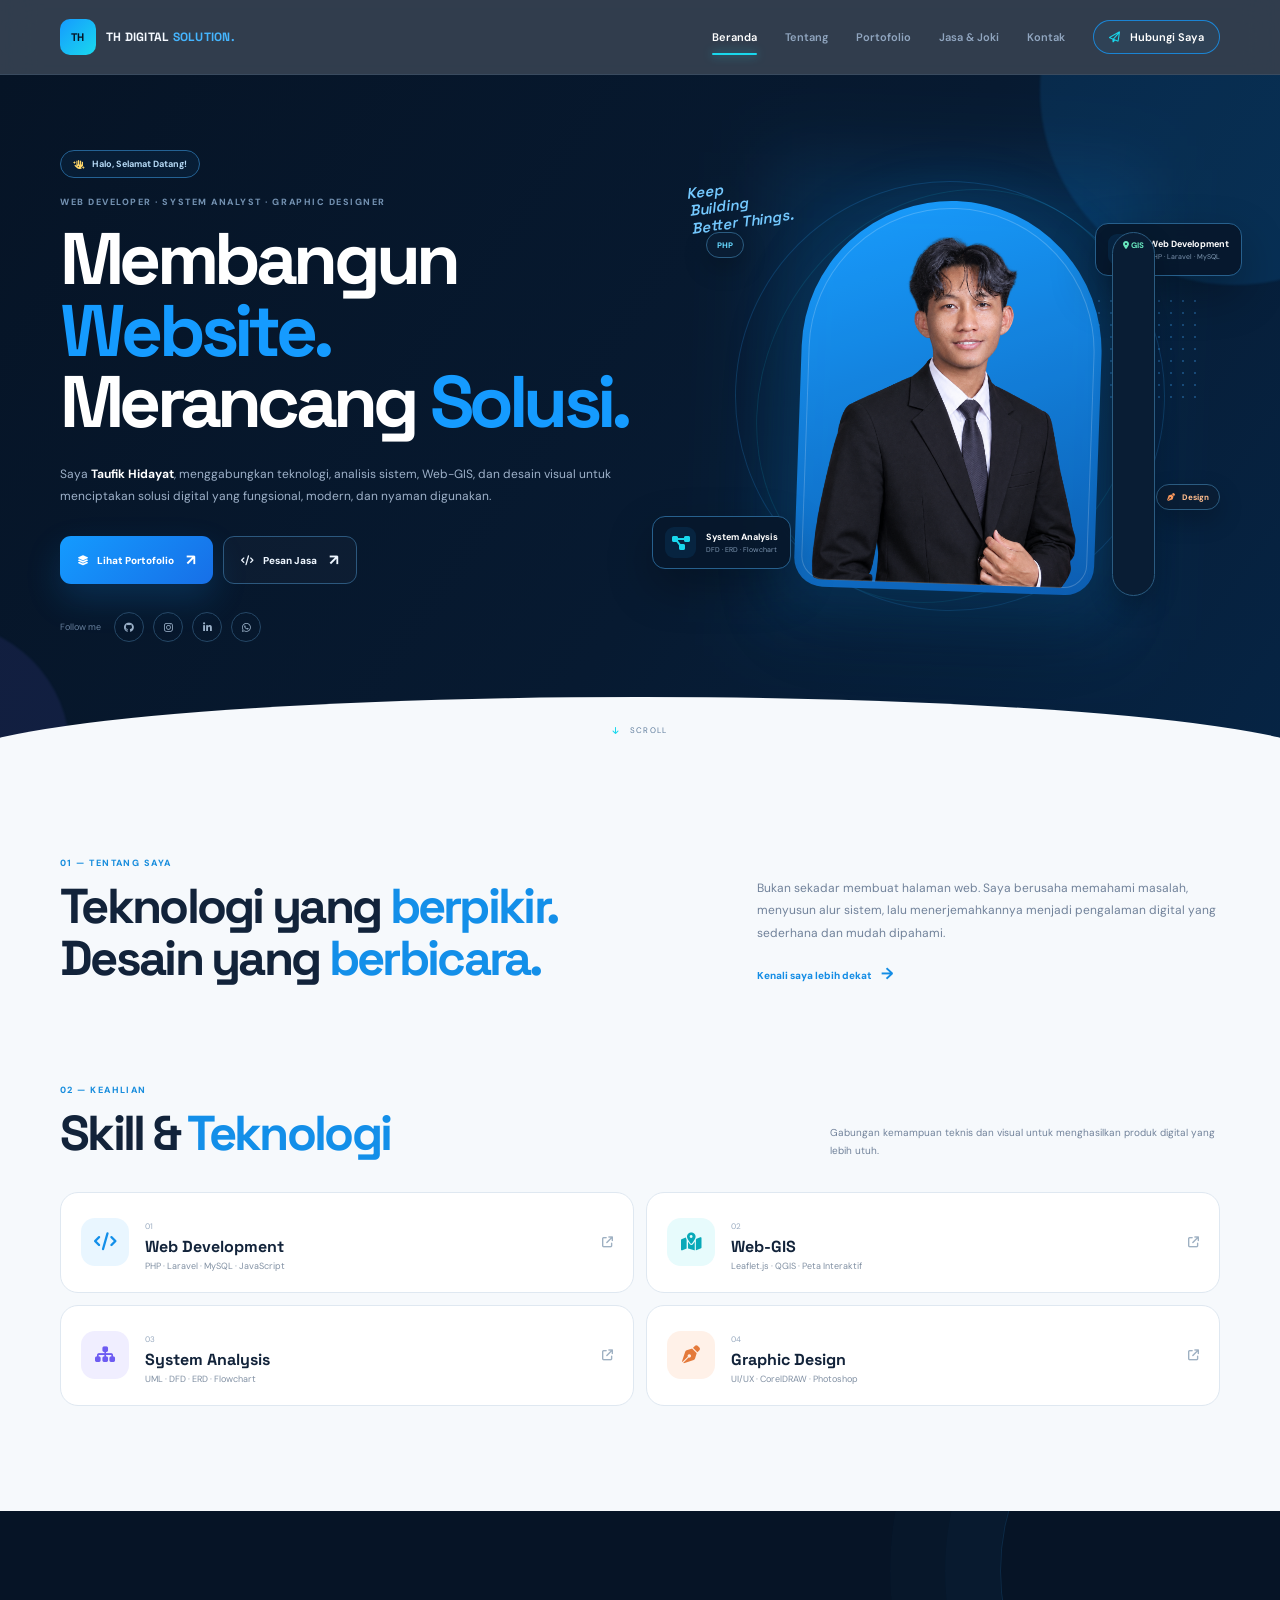
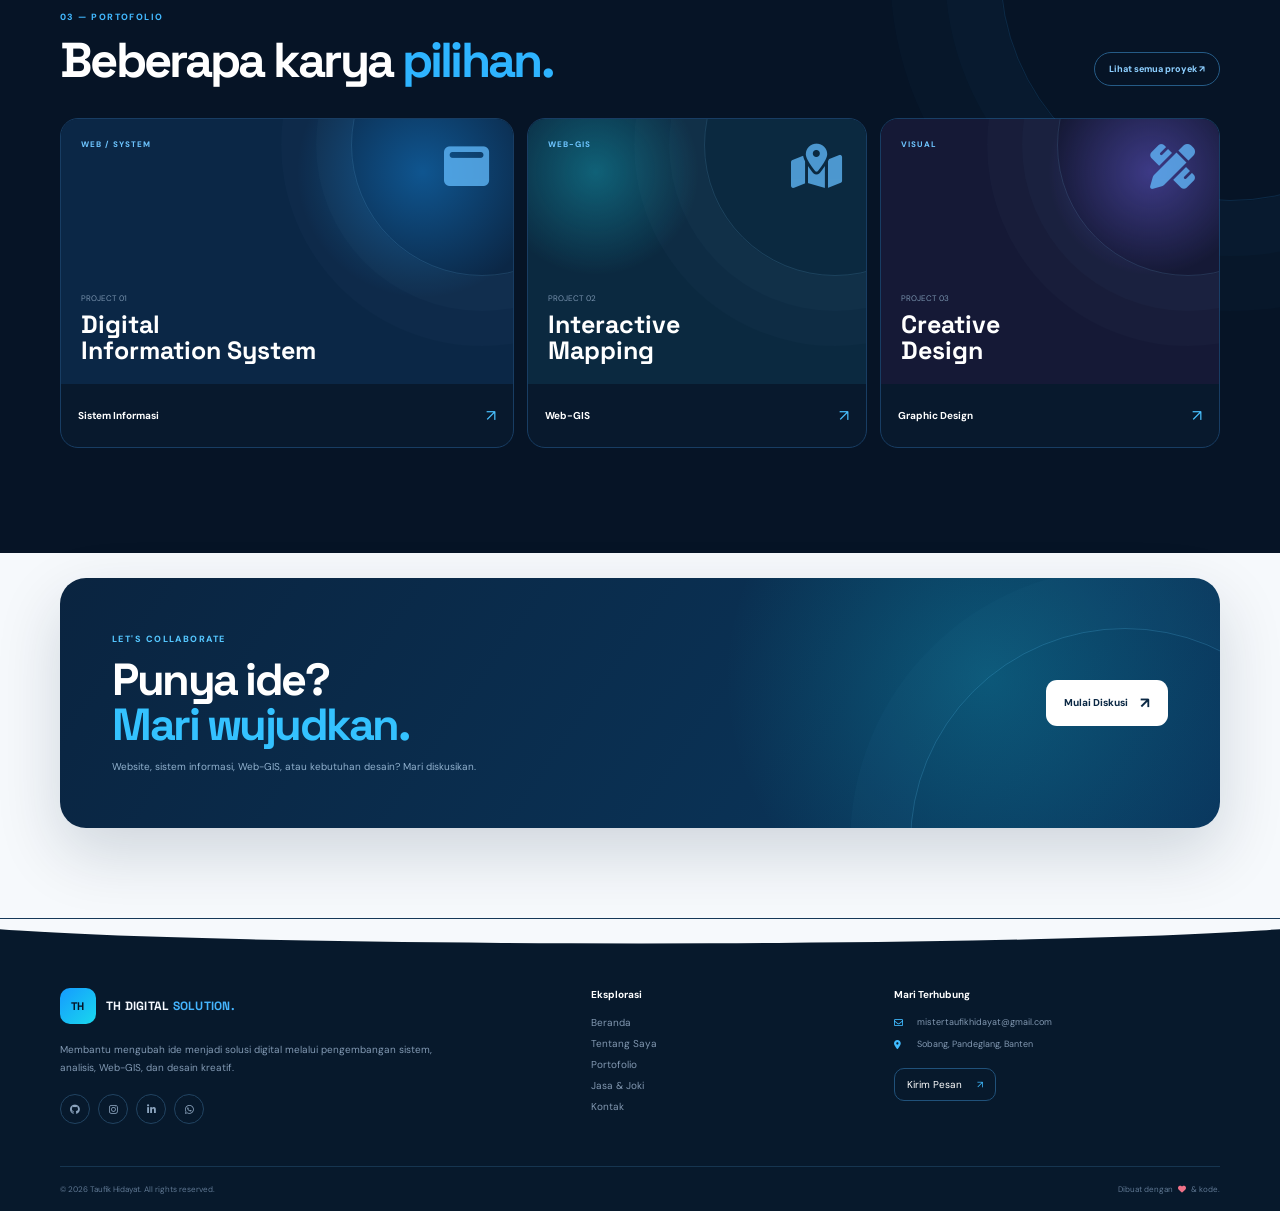
<file: index.html>
<!DOCTYPE html>
<html lang="id">
<head>
    <meta charset="UTF-8">
    <meta name="viewport" content="width=device-width, initial-scale=1.0">
    <meta name="description" content="Portfolio Taufik Hidayat — Web Developer, System Analyst & Graphic Designer.">
    <title>Taufik Hidayat | TH Digital Solution</title>

    <link rel="preconnect" href="https://fonts.googleapis.com">
    <link rel="preconnect" href="https://fonts.gstatic.com" crossorigin>
    <link href="https://fonts.googleapis.com/css2?family=DM+Sans:wght@400;500;600;700&family=Space+Grotesk:wght@500;600;700&display=swap" rel="stylesheet">
    <link rel="stylesheet" href="https://cdnjs.cloudflare.com/ajax/libs/font-awesome/6.5.2/css/all.min.css">
    <link rel="stylesheet" href="css/style.css">
</head>

<body>
    <header class="header" id="header">
        <div class="container nav">
            <a class="brand" href="index.html">
                <span class="brand-logo">TH</span>
                <span>TH DIGITAL <b>SOLUTION.</b></span>
            </a>

            <button class="menu-button" id="menuButton" aria-label="Buka menu" aria-expanded="false">
                <i class="fa-solid fa-bars"></i>
            </button>

            <nav class="menu" id="menu">
                <a class="active" href="index.html">Beranda</a>
                <a href="tentang.html">Tentang</a>
                <a href="portofolio.html">Portofolio</a>
                <a href="jasa.html">Jasa & Joki</a>
                <a href="kontak.html">Kontak</a>
                <a class="contact-pill" href="kontak.html"><i class="fa-regular fa-paper-plane"></i> Hubungi Saya</a>
            </nav>
        </div>
    </header>

    <main>
        <!-- HERO -->
        <section class="hero">
            <div class="hero-shape shape-a"></div>
            <div class="hero-shape shape-b"></div>
            <div class="hero-dots dots-a"></div>

            <div class="container hero-inner">
                <div class="hero-copy reveal">
                    <span class="welcome"><i class="fa-solid fa-hand-sparkles"></i> Halo, Selamat Datang!</span>
                    <p class="eyebrow">WEB DEVELOPER · SYSTEM ANALYST · GRAPHIC DESIGNER</p>

                    <h1>
                        Membangun <span>Website.</span><br>
                        Merancang <span>Solusi.</span>
                    </h1>

                    <p class="lead">
                        Saya <strong>Taufik Hidayat</strong>, menggabungkan teknologi,
                        analisis sistem, Web-GIS, dan desain visual untuk menciptakan
                        solusi digital yang fungsional, modern, dan nyaman digunakan.
                    </p>

                    <div class="actions">
                        <a class="btn primary" href="portofolio.html">
                            <i class="fa-solid fa-layer-group"></i> Lihat Portofolio <span>↗</span>
                        </a>
                        <a class="btn ghost" href="jasa.html">
                            <i class="fa-solid fa-code"></i> Pesan Jasa <span>↗</span>
                        </a>
                    </div>

                    <div class="follow">
                        <span>Follow me</span>
                        <a href="https://github.com/fikhdyt" aria-label="GitHub" target="_blank"><i class="fa-brands fa-github"></i></a>
                        <a href="https://www.instagram.com/taufikhdy23_?stkn=MXhucjUyZmF0d3Bhbw==" aria-label="Instagram" target="_blank"><i class="fa-brands fa-instagram"></i></a>
                        <a href="#" aria-label="LinkedIn"><i class="fa-brands fa-linkedin-in"></i></a>
                        <a href="https://wa.me/6285715409139" aria-label="WhatsApp" target="_blank"><i class="fa-brands fa-whatsapp"></i></a>
                    </div>
                </div> <!-- INI TAG PENUTUP YANG SEBELUMNYA HILANG -->

                <!-- Foto pribadi tetap dipakai -->
                <div class="hero-profile reveal delay">
                    <div class="orbit orbit-one"></div>
                    <div class="orbit orbit-two"></div>

                    <div class="profile-frame">
                        <div class="profile-glow"></div>
                        <img src="assets/img/foto-profil.png" alt="Foto Taufik Hidayat">
                    </div>

                    <div class="signature">
                        <span>Keep<br>Building<br>Better Things.</span>
                        <i class="fa-solid fa-arrow-turn-down"></i>
                    </div>

                    <div class="float-card card-web">
                        <div class="card-icon"><i class="fa-solid fa-code"></i></div>
                        <div><strong>Web Development</strong><small>PHP · Laravel · MySQL</small></div>
                    </div>

                    <div class="float-card card-system">
                        <div class="card-icon"><i class="fa-solid fa-diagram-project"></i></div>
                        <div><strong>System Analysis</strong><small>DFD · ERD · Flowchart</small></div>
                    </div>

                    <div class="float-badge"><i class="fa-solid fa-pen-nib"></i> Design</div>
                    <div class="mini-tech tech-php">PHP</div>
                    <div class="mini-tech tech-gis"><i class="fa-solid fa-location-dot"></i> GIS</div>
                </div>
            </div>

            <div class="scroll-down"><i class="fa-solid fa-arrow-down"></i> SCROLL</div>
        </section>

        <!-- INTRO -->
        <section class="intro section-light">
            <div class="container intro-grid">
                <div class="reveal">
                    <span class="section-kicker">01 — TENTANG SAYA</span>
                    <h2>Teknologi yang <span>berpikir.</span><br>Desain yang <span>berbicara.</span></h2>
                </div>
                <div class="intro-text reveal delay">
                    <p>
                        Bukan sekadar membuat halaman web. Saya berusaha memahami masalah,
                        menyusun alur sistem, lalu menerjemahkannya menjadi pengalaman digital
                        yang sederhana dan mudah dipahami.
                    </p>
                    <a class="text-link" href="tentang.html">Kenali saya lebih dekat <b>→</b></a>
                </div>
            </div>
        </section>

        <!-- SKILLS -->
        <section class="skills section-light">
            <div class="container">
                <div class="section-title reveal">
                    <div>
                        <span class="section-kicker">02 — KEAHLIAN</span>
                        <h2>Skill & <span>Teknologi</span></h2>
                    </div>
                    <p>Gabungan kemampuan teknis dan visual untuk menghasilkan produk digital yang lebih utuh.</p>
                </div>

                <div class="skill-list">
                    <article class="skill reveal">
                        <div class="skill-icon"><i class="fa-solid fa-code"></i></div>
                        <div><small>01</small><h3>Web Development</h3><p>PHP · Laravel · MySQL · JavaScript</p></div>
                        <i class="fa-solid fa-arrow-up-right-from-square skill-arrow"></i>
                    </article>

                    <article class="skill reveal delay">
                        <div class="skill-icon cyan"><i class="fa-solid fa-map-location-dot"></i></div>
                        <div><small>02</small><h3>Web-GIS</h3><p>Leaflet.js · QGIS · Peta Interaktif</p></div>
                        <i class="fa-solid fa-arrow-up-right-from-square skill-arrow"></i>
                    </article>

                    <article class="skill reveal">
                        <div class="skill-icon purple"><i class="fa-solid fa-sitemap"></i></div>
                        <div><small>03</small><h3>System Analysis</h3><p>UML · DFD · ERD · Flowchart</p></div>
                        <i class="fa-solid fa-arrow-up-right-from-square skill-arrow"></i>
                    </article>

                    <article class="skill reveal delay">
                        <div class="skill-icon orange"><i class="fa-solid fa-pen-nib"></i></div>
                        <div><small>04</small><h3>Graphic Design</h3><p>UI/UX · CorelDRAW · Photoshop</p></div>
                        <i class="fa-solid fa-arrow-up-right-from-square skill-arrow"></i>
                    </article>
                </div>
            </div>
        </section>

        <!-- PROJECTS -->
        <section class="projects">
            <div class="project-decoration"></div>
            <div class="container">
                <div class="section-title dark-title reveal">
                    <div>
                        <span class="section-kicker">03 — PORTOFOLIO</span>
                        <h2>Beberapa karya <span>pilihan.</span></h2>
                    </div>
                    <a class="outline-link" href="portofolio.html">Lihat semua proyek ↗</a>
                </div>

                <div class="project-grid">
                    <a class="project project-large reveal" href="portofolio.html">
                        <div class="project-visual visual-blue">
                            <span>WEB / SYSTEM</span>
                            <i class="fa-solid fa-window-maximize"></i>
                            <div><small>PROJECT 01</small><h3>Digital<br>Information System</h3></div>
                        </div>
                        <div class="project-bottom"><b>Sistem Informasi</b><span>↗</span></div>
                    </a>

                    <a class="project reveal delay" href="portofolio.html">
                        <div class="project-visual visual-cyan">
                            <span>WEB-GIS</span>
                            <i class="fa-solid fa-map-location-dot"></i>
                            <div><small>PROJECT 02</small><h3>Interactive<br>Mapping</h3></div>
                        </div>
                        <div class="project-bottom"><b>Web-GIS</b><span>↗</span></div>
                    </a>

                    <a class="project reveal" href="portofolio.html">
                        <div class="project-visual visual-purple">
                            <span>VISUAL</span>
                            <i class="fa-solid fa-pen-ruler"></i>
                            <div><small>PROJECT 03</small><h3>Creative<br>Design</h3></div>
                        </div>
                        <div class="project-bottom"><b>Graphic Design</b><span>↗</span></div>
                    </a>
                </div>
            </div>
        </section>

        <!-- CTA -->
        <section class="cta-wrap">
            <div class="container">
                <div class="cta reveal">
                    <div class="cta-content">
                        <span class="section-kicker">LET'S COLLABORATE</span>
                        <h2>Punya ide?<br><span>Mari wujudkan.</span></h2>
                        <p>Website, sistem informasi, Web-GIS, atau kebutuhan desain? Mari diskusikan.</p>
                    </div>
                    <a class="btn white" href="kontak.html">Mulai Diskusi <span>↗</span></a>
                    <div class="cta-circle"></div>
                </div>
            </div>
        </section>
    </main>

    <!-- FOOTER YANG LEBIH LEMBUT -->
    <footer class="footer">
        <div class="footer-wave"></div>
        <div class="container footer-main">
            <div class="footer-about">
                <a class="brand footer-brand" href="index.html">
                    <span class="brand-logo">TH</span>
                    <span>TH DIGITAL <b>SOLUTION.</b></span>
                </a>
                <p>
                    Membantu mengubah ide menjadi solusi digital melalui
                    pengembangan sistem, analisis, Web-GIS, dan desain kreatif.
                </p>
                <div class="footer-social">
                    <a href="https://github.com/fikhdyt" target="_blank"><i class="fa-brands fa-github"></i></a>
                    <a href="https://www.instagram.com/taufikhdy23_?stkn=MXhucjUyZmF0d3Bhbw==" target="_blank"><i class="fa-brands fa-instagram"></i></a>
                    <a href="#" target="_blank"><i class="fa-brands fa-linkedin-in"></i></a>
                    <a href="https://wa.me/6285715409139" target="_blank"><i class="fa-brands fa-whatsapp"></i></a>
                </div>
            </div>

            <div class="footer-column">
                <h4>Eksplorasi</h4>
                <a href="index.html">Beranda</a>
                <a href="tentang.html">Tentang Saya</a>
                <a href="portofolio.html">Portofolio</a>
                <a href="jasa.html">Jasa & Joki</a>
                <a href="kontak.html">Kontak</a>
            </div>

            <div class="footer-column contact-column">
                <h4>Mari Terhubung</h4>
                <p><i class="fa-regular fa-envelope"></i><span>mistertaufikhidayat@gmail.com</span></p>
                <p><i class="fa-solid fa-location-dot"></i><span>Sobang, Pandeglang, Banten</span></p>
                <a class="footer-contact-button" href="kontak.html">Kirim Pesan <span>↗</span></a>
            </div>
        </div>

        <div class="container footer-bottom">
            <p>© 2026 Taufik Hidayat. All rights reserved.</p>
            <span>Dibuat dengan <i class="fa-solid fa-heart"></i> & kode.</span>
        </div>
    </footer>

    <button class="back-top" id="backTop" aria-label="Kembali ke atas">
        <i class="fa-solid fa-arrow-up"></i>
    </button>

    <script src="js/script.js"></script>
</body>
</html>
</file>
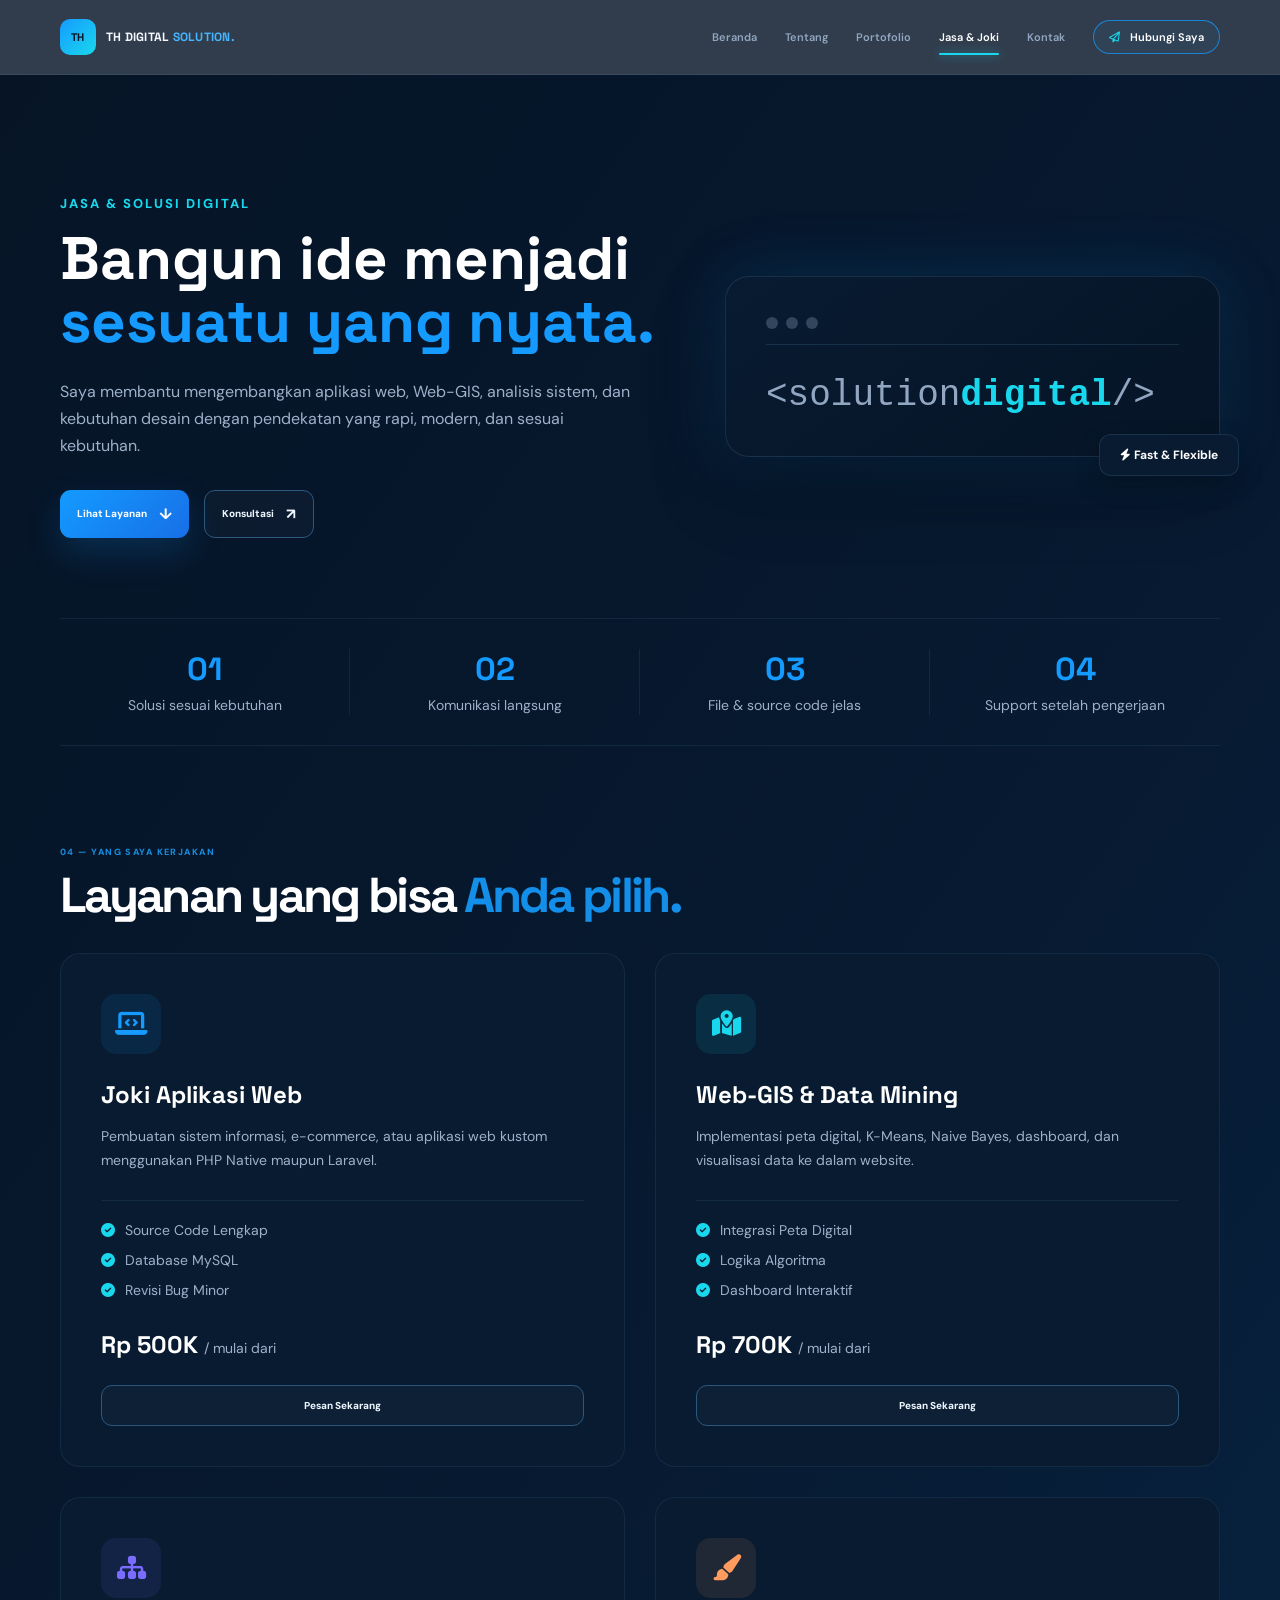
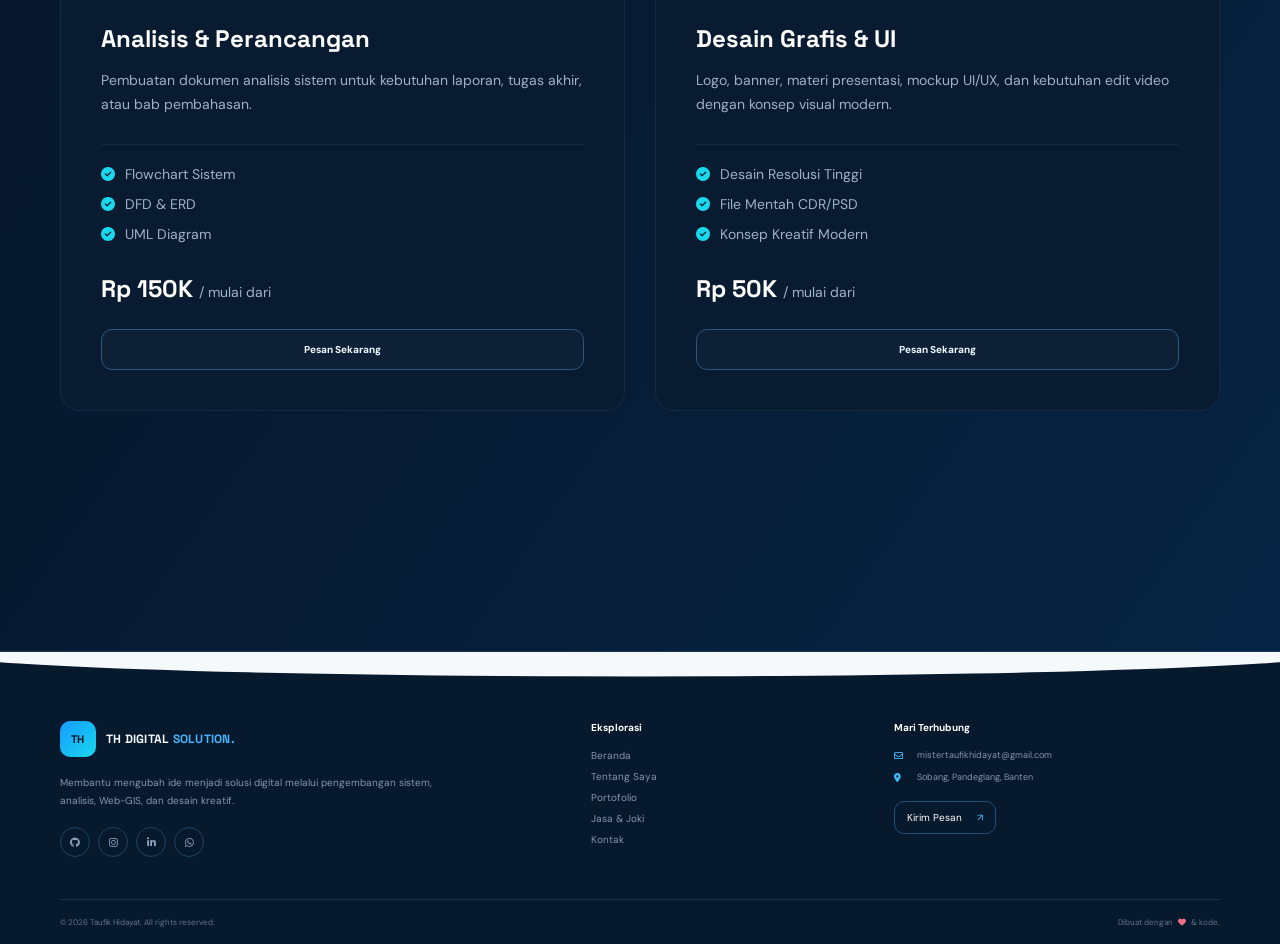
<file: jasa.html>
<!DOCTYPE html>
<html lang="id">
<head>
    <meta charset="UTF-8">
    <meta name="viewport" content="width=device-width, initial-scale=1.0">
    <title>Jasa & Layanan | Taufik Hidayat</title>
    
    <link rel="preconnect" href="https://fonts.googleapis.com">
    <link rel="preconnect" href="https://fonts.gstatic.com" crossorigin>
    <link href="https://fonts.googleapis.com/css2?family=DM+Sans:wght@400;500;600;700&family=Space+Grotesk:wght@500;600;700&display=swap" rel="stylesheet">
    <link rel="stylesheet" href="https://cdnjs.cloudflare.com/ajax/libs/font-awesome/6.5.2/css/all.min.css">
    
    <link rel="stylesheet" href="css/style.css">
</head>
<body>

    <!-- HEADER EXACT MATCH WITH INDEX -->
    <header class="header" id="header">
        <div class="container nav">
            <a class="brand" href="index.html">
                <span class="brand-logo">TH</span>
                <span>TH DIGITAL <b>SOLUTION.</b></span>
            </a>

            <button class="menu-button" id="menuButton" aria-label="Buka menu" aria-expanded="false">
                <i class="fa-solid fa-bars"></i>
            </button>

            <nav class="menu" id="menu">
                <a href="index.html">Beranda</a>
                <a href="tentang.html">Tentang</a>
                <a href="portofolio.html">Portofolio</a>
                <a class="active" href="jasa.html">Jasa & Joki</a>
                <a href="kontak.html">Kontak</a>
                <a class="contact-pill" href="kontak.html"><i class="fa-regular fa-paper-plane"></i> Hubungi Saya</a>
            </nav>
        </div>
    </header>

    <div class="dark-page-content">
        <main>
            <!-- Hero Jasa -->
            <section class="hero-jasa container">
                <div class="hero-jasa-copy reveal">
                    <span class="eyebrow">JASA & SOLUSI DIGITAL</span>
                    <h1>Bangun ide menjadi <span>sesuatu yang nyata.</span></h1>
                    <p class="lead">Saya membantu mengembangkan aplikasi web, Web-GIS, analisis sistem, dan kebutuhan desain dengan pendekatan yang rapi, modern, dan sesuai kebutuhan.</p>
                    <div class="actions">
                        <a href="#layanan" class="btn primary">Lihat Layanan <span>↓</span></a>
                        <a href="kontak.html" class="btn ghost">Konsultasi <span>↗</span></a>
                    </div>
                </div>
                
                <div class="hero-jasa-visual reveal delay">
                    <div class="visual-card">
                        <div class="visual-top">
                            <span class="dot"></span><span class="dot"></span><span class="dot"></span>
                        </div>
                        <div class="visual-code"><span>&lt;solution</span><strong>digital</strong><span>/&gt;</span></div>
                        <div class="badge-float"><i class="fas fa-bolt"></i> Fast & Flexible</div>
                    </div>
                </div>
            </section>

            <!-- Keunggulan -->
            <section class="trust container reveal">
                <div><strong>01</strong><span>Solusi sesuai kebutuhan</span></div>
                <div><strong>02</strong><span>Komunikasi langsung</span></div>
                <div><strong>03</strong><span>File & source code jelas</span></div>
                <div><strong>04</strong><span>Support setelah pengerjaan</span></div>
            </section>

            <!-- Layanan -->
            <section id="layanan" class="services-section container">
                <div class="section-title reveal">
                    <div>
                        <span class="section-kicker">04 — YANG SAYA KERJAKAN</span>
                        <h2>Layanan yang bisa <span>Anda pilih.</span></h2>
                    </div>
                </div>

                <div class="services-grid">
                    
                    <div class="service-card js-stagger">
                        <div class="service-icon"><i class="fas fa-laptop-code"></i></div>
                        <h3>Joki Aplikasi Web</h3>
                        <p>Pembuatan sistem informasi, e-commerce, atau aplikasi web kustom menggunakan PHP Native maupun Laravel.</p>
                        <ul class="service-features">
                            <li><i class="fas fa-check-circle"></i> Source Code Lengkap</li>
                            <li><i class="fas fa-check-circle"></i> Database MySQL</li>
                            <li><i class="fas fa-check-circle"></i> Revisi Bug Minor</li>
                        </ul>
                        <div class="service-price">Rp 500K <span>/ mulai dari</span></div>
                        <a href="#" class="btn ghost" style="width:100%; justify-content:center;">Pesan Sekarang</a>
                    </div>

                    <div class="service-card js-stagger">
                        <div class="service-icon cyan"><i class="fas fa-map-location-dot"></i></div>
                        <h3>Web-GIS & Data Mining</h3>
                        <p>Implementasi peta digital, K-Means, Naive Bayes, dashboard, dan visualisasi data ke dalam website.</p>
                        <ul class="service-features">
                            <li><i class="fas fa-check-circle"></i> Integrasi Peta Digital</li>
                            <li><i class="fas fa-check-circle"></i> Logika Algoritma</li>
                            <li><i class="fas fa-check-circle"></i> Dashboard Interaktif</li>
                        </ul>
                        <div class="service-price">Rp 700K <span>/ mulai dari</span></div>
                        <a href="#" class="btn ghost" style="width:100%; justify-content:center;">Pesan Sekarang</a>
                    </div>

                    <div class="service-card js-stagger">
                        <div class="service-icon purple"><i class="fas fa-sitemap"></i></div>
                        <h3>Analisis & Perancangan</h3>
                        <p>Pembuatan dokumen analisis sistem untuk kebutuhan laporan, tugas akhir, atau bab pembahasan.</p>
                        <ul class="service-features">
                            <li><i class="fas fa-check-circle"></i> Flowchart Sistem</li>
                            <li><i class="fas fa-check-circle"></i> DFD & ERD</li>
                            <li><i class="fas fa-check-circle"></i> UML Diagram</li>
                        </ul>
                        <div class="service-price">Rp 150K <span>/ mulai dari</span></div>
                        <a href="#" class="btn ghost" style="width:100%; justify-content:center;">Pesan Sekarang</a>
                    </div>

                    <div class="service-card js-stagger">
                        <div class="service-icon orange"><i class="fas fa-paint-brush"></i></div>
                        <h3>Desain Grafis & UI</h3>
                        <p>Logo, banner, materi presentasi, mockup UI/UX, dan kebutuhan edit video dengan konsep visual modern.</p>
                        <ul class="service-features">
                            <li><i class="fas fa-check-circle"></i> Desain Resolusi Tinggi</li>
                            <li><i class="fas fa-check-circle"></i> File Mentah CDR/PSD</li>
                            <li><i class="fas fa-check-circle"></i> Konsep Kreatif Modern</li>
                        </ul>
                        <div class="service-price">Rp 50K <span>/ mulai dari</span></div>
                        <a href="#" class="btn ghost" style="width:100%; justify-content:center;">Pesan Sekarang</a>
                    </div>

                </div>
            </section>
        </main>
    </div>

    <!-- FOOTER EXACT MATCH WITH INDEX -->
    <footer class="footer">
        <div class="footer-wave"></div>
        <div class="container footer-main">
            <div class="footer-about">
                <a class="brand footer-brand" href="index.html">
                    <span class="brand-logo">TH</span>
                    <span>TH DIGITAL <b>SOLUTION.</b></span>
                </a>
                <p>
                    Membantu mengubah ide menjadi solusi digital melalui
                    pengembangan sistem, analisis, Web-GIS, dan desain kreatif.
                </p>
               <div class="footer-social">
                    <a href="https://github.com/fikhdyt" target="_blank"><i class="fa-brands fa-github"></i></a>
                    <a href="https://www.instagram.com/taufikhdy23_?stkn=MXhucjUyZmF0d3Bhbw==" target="_blank"><i class="fa-brands fa-instagram"></i></a>
                    <a href="#" target="_blank"><i class="fa-brands fa-linkedin-in"></i></a>
                    <a href="https://wa.me/6285715409139" target="_blank"><i class="fa-brands fa-whatsapp"></i></a>
                </div>
            </div>

            <div class="footer-column">
                <h4>Eksplorasi</h4>
                <a href="index.html">Beranda</a>
                <a href="tentang.html">Tentang Saya</a>
                <a href="portofolio.html">Portofolio</a>
                <a href="jasa.html">Jasa & Joki</a>
                <a href="kontak.html">Kontak</a>
            </div>

            <div class="footer-column contact-column">
                <h4>Mari Terhubung</h4>
                <p><i class="fa-regular fa-envelope"></i><span>mistertaufikhidayat@gmail.com</span></p>
                <p><i class="fa-solid fa-location-dot"></i><span>Sobang, Pandeglang, Banten</span></p>
                <a class="footer-contact-button" href="kontak.html">Kirim Pesan <span>↗</span></a>
            </div>
        </div>

        <div class="container footer-bottom">
            <p>© 2026 Taufik Hidayat. All rights reserved.</p>
            <span>Dibuat dengan <i class="fa-solid fa-heart"></i> & kode.</span>
        </div>
    </footer>

    <!-- Script Utama -->
    <script src="js/script.js"></script>
</body>
</html>
</file>
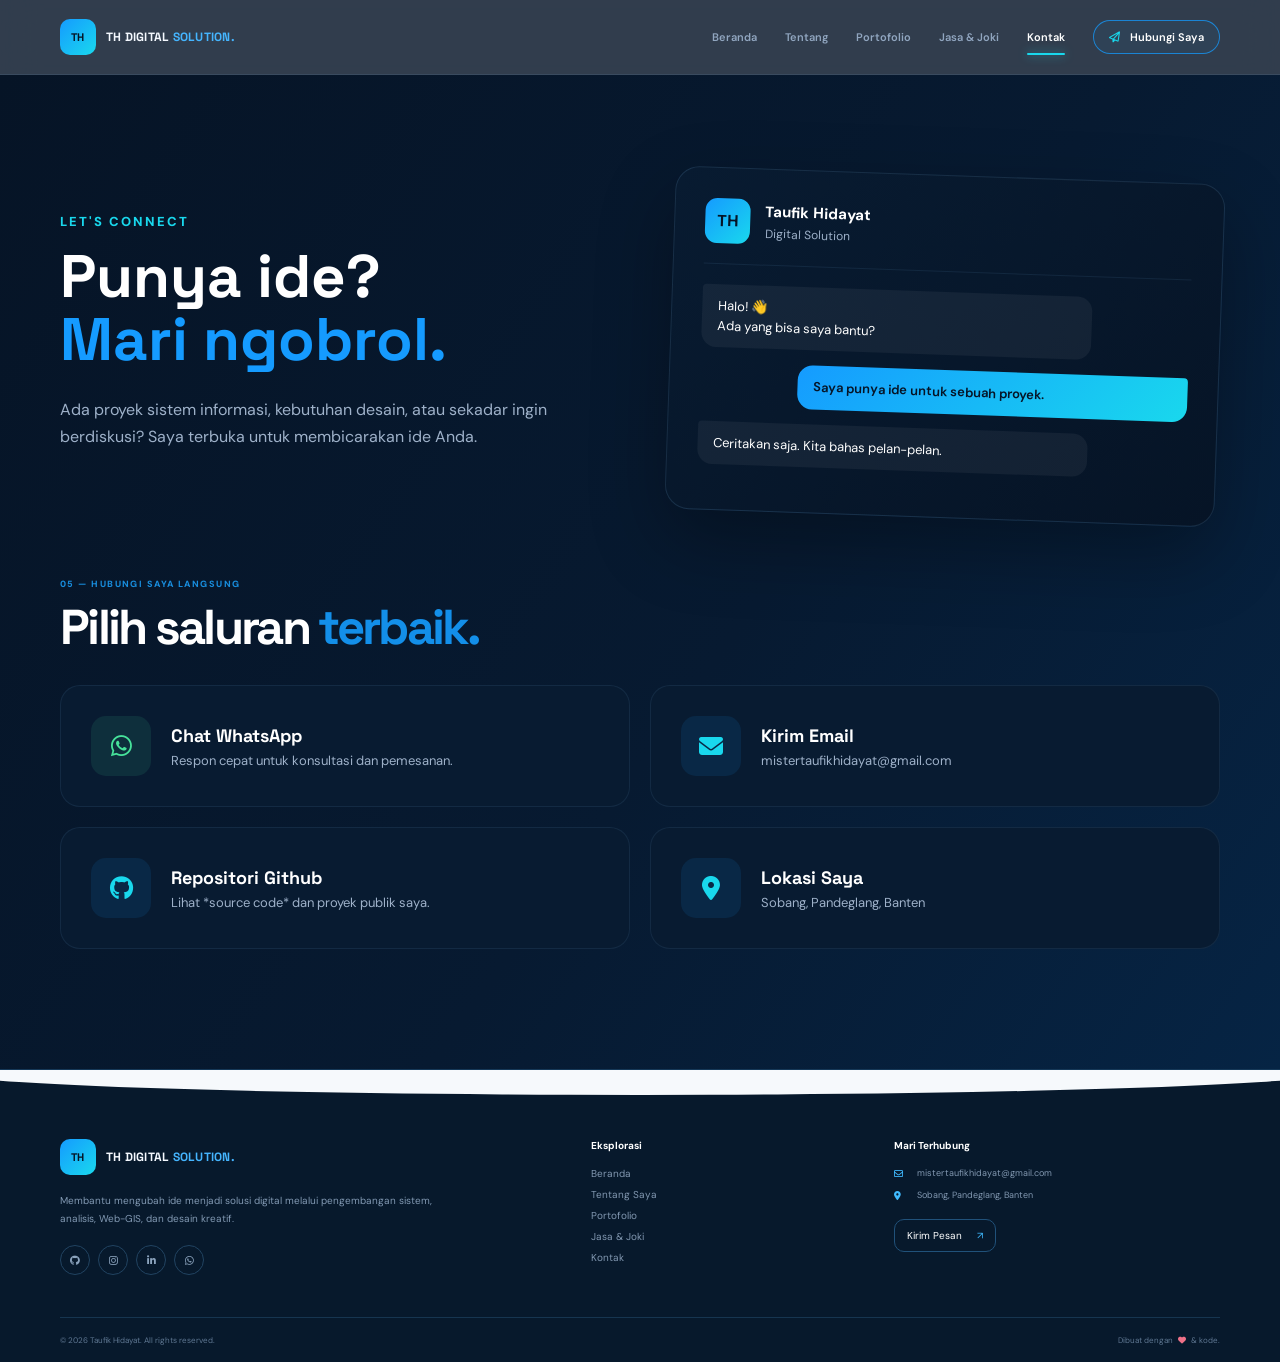
<file: kontak.html>
<!DOCTYPE html>
<html lang="id">
<head>
    <meta charset="UTF-8">
    <meta name="viewport" content="width=device-width, initial-scale=1.0">
    <title>Kontak | Taufik Hidayat</title>
    
    <link rel="preconnect" href="https://fonts.googleapis.com">
    <link rel="preconnect" href="https://fonts.gstatic.com" crossorigin>
    <link href="https://fonts.googleapis.com/css2?family=DM+Sans:wght@400;500;600;700&family=Space+Grotesk:wght@500;600;700&display=swap" rel="stylesheet">
    <link rel="stylesheet" href="https://cdnjs.cloudflare.com/ajax/libs/font-awesome/6.5.2/css/all.min.css">
    
    <link rel="stylesheet" href="css/style.css">
</head>
<body>
  
    <!-- HEADER EXACT MATCH WITH INDEX -->
    <header class="header" id="header">
        <div class="container nav">
            <a class="brand" href="index.html">
                <span class="brand-logo">TH</span>
                <span>TH DIGITAL <b>SOLUTION.</b></span>
            </a>

            <button class="menu-button" id="menuButton" aria-label="Buka menu" aria-expanded="false">
                <i class="fa-solid fa-bars"></i>
            </button>

            <nav class="menu" id="menu">
                <a href="index.html">Beranda</a>
                <a href="tentang.html">Tentang</a>
                <a href="portofolio.html">Portofolio</a>
                <a href="jasa.html">Jasa & Joki</a>
                <a class="active" href="kontak.html">Kontak</a>
                <a class="contact-pill" href="kontak.html"><i class="fa-regular fa-paper-plane"></i> Hubungi Saya</a>
            </nav>
        </div>
    </header>

    <div class="dark-page-content">
        <main>
            <section class="hero-contact container reveal">
                <div>
                    <span class="eyebrow">LET'S CONNECT</span>
                    <h1>Punya ide?<br><span>Mari ngobrol.</span></h1>
                    <p class="lead">Ada proyek sistem informasi, kebutuhan desain, atau sekadar ingin berdiskusi? Saya terbuka untuk membicarakan ide Anda.</p>
                </div>
                <div class="chat-card">
                    <div class="chat-top">
                        <div class="avatar">TH</div>
                        <div><strong>Taufik Hidayat</strong><small>Digital Solution</small></div>
                    </div>
                    <div class="chat-bubble left">Halo! 👋<br>Ada yang bisa saya bantu?</div>
                    <div class="chat-bubble right">Saya punya ide untuk sebuah proyek.</div>
                    <div class="chat-bubble left">Ceritakan saja. Kita bahas pelan-pelan.</div>
                </div>
            </section>

            <section class="container js-scroll">
                <div class="section-title">
                    <div>
                        <span class="section-kicker">05 — HUBUNGI SAYA LANGSUNG</span>
                        <h2>Pilih saluran <span>terbaik.</span></h2>
                    </div>
                </div>
                <div class="contact-grid">
                    <a class="contact-channel js-stagger" href="https://wa.me/6285715409138" target="_blank">
                        <div class="channel-icon wa"><i class="fa-brands fa-whatsapp"></i></div>
                        <div>
                            <h3>Chat WhatsApp</h3>
                            <p>Respon cepat untuk konsultasi dan pemesanan.</p>
                        </div>
                    </a>
                    <a class="contact-channel js-stagger" href="mailto:mistertaufikhidayat@gmail.com">
                        <div class="channel-icon"><i class="fa-solid fa-envelope"></i></div>
                        <div>
                            <h3>Kirim Email</h3>
                            <p>mistertaufikhidayat@gmail.com</p>
                        </div>
                    </a>
                    <a class="contact-channel js-stagger" href="#">
                        <div class="channel-icon"><i class="fa-brands fa-github"></i></div>
                        <div>
                            <h3>Repositori Github</h3>
                            <p>Lihat *source code* dan proyek publik saya.</p>
                        </div>
                    </a>
                    <div class="contact-channel js-stagger">
                        <div class="channel-icon"><i class="fa-solid fa-location-dot"></i></div>
                        <div>
                            <h3>Lokasi Saya</h3>
                            <p>Sobang, Pandeglang, Banten</p>
                        </div>
                    </div>
                </div>
            </section>
        </main>
    </div>
   
    <!-- FOOTER EXACT MATCH WITH INDEX -->
    <footer class="footer">
        <div class="footer-wave"></div>
        <div class="container footer-main">
            <div class="footer-about">
                <a class="brand footer-brand" href="index.html">
                    <span class="brand-logo">TH</span>
                    <span>TH DIGITAL <b>SOLUTION.</b></span>
                </a>
                <p>Membantu mengubah ide menjadi solusi digital melalui pengembangan sistem, analisis, Web-GIS, dan desain kreatif.</p>
                <div class="footer-social">
                    <a href="https://github.com/fikhdyt" target="_blank"><i class="fa-brands fa-github"></i></a>
                    <a href="https://www.instagram.com/taufikhdy23_?stkn=MXhucjUyZmF0d3Bhbw==" target="_blank"><i class="fa-brands fa-instagram"></i></a>
                    <a href="#" target="_blank"><i class="fa-brands fa-linkedin-in"></i></a>
                    <a href="https://wa.me/6285715409139" target="_blank"><i class="fa-brands fa-whatsapp"></i></a>
                </div>
            </div>
            <div class="footer-column">
                <h4>Eksplorasi</h4>
                <a href="index.html">Beranda</a>
                <a href="tentang.html">Tentang Saya</a>
                <a href="portofolio.html">Portofolio</a>
                <a href="jasa.html">Jasa & Joki</a>
                <a href="kontak.html">Kontak</a>
            </div>
            <div class="footer-column contact-column">
                <h4>Mari Terhubung</h4>
                <p><i class="fa-regular fa-envelope"></i><span>mistertaufikhidayat@gmail.com</span></p>
                <p><i class="fa-solid fa-location-dot"></i><span>Sobang, Pandeglang, Banten</span></p>
                <a class="footer-contact-button" href="kontak.html">Kirim Pesan <span>↗</span></a>
            </div>
        </div>
        <div class="container footer-bottom">
            <p>© 2026 Taufik Hidayat. All rights reserved.</p>
            <span>Dibuat dengan <i class="fa-solid fa-heart"></i> & kode.</span>
        </div>
    </footer>

    <script src="js/script.js"></script>
</body>
</html>
</file>
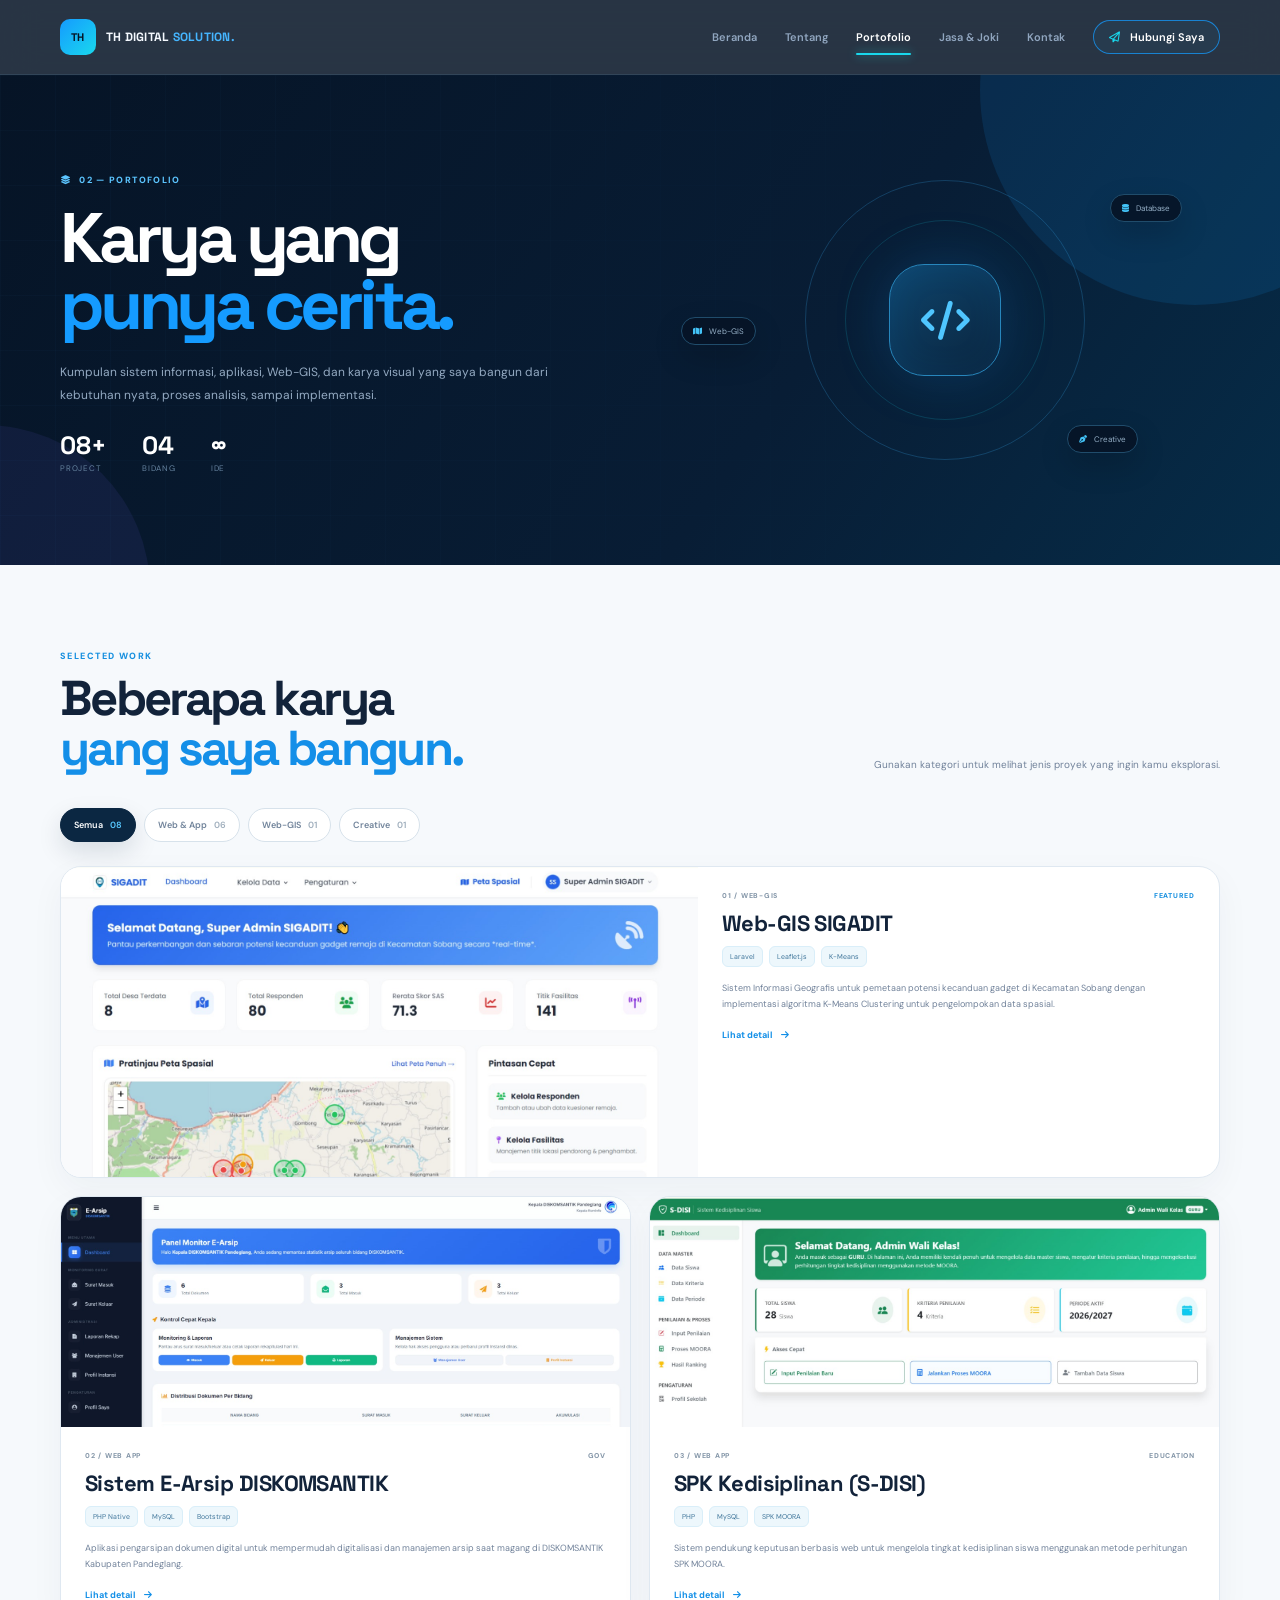
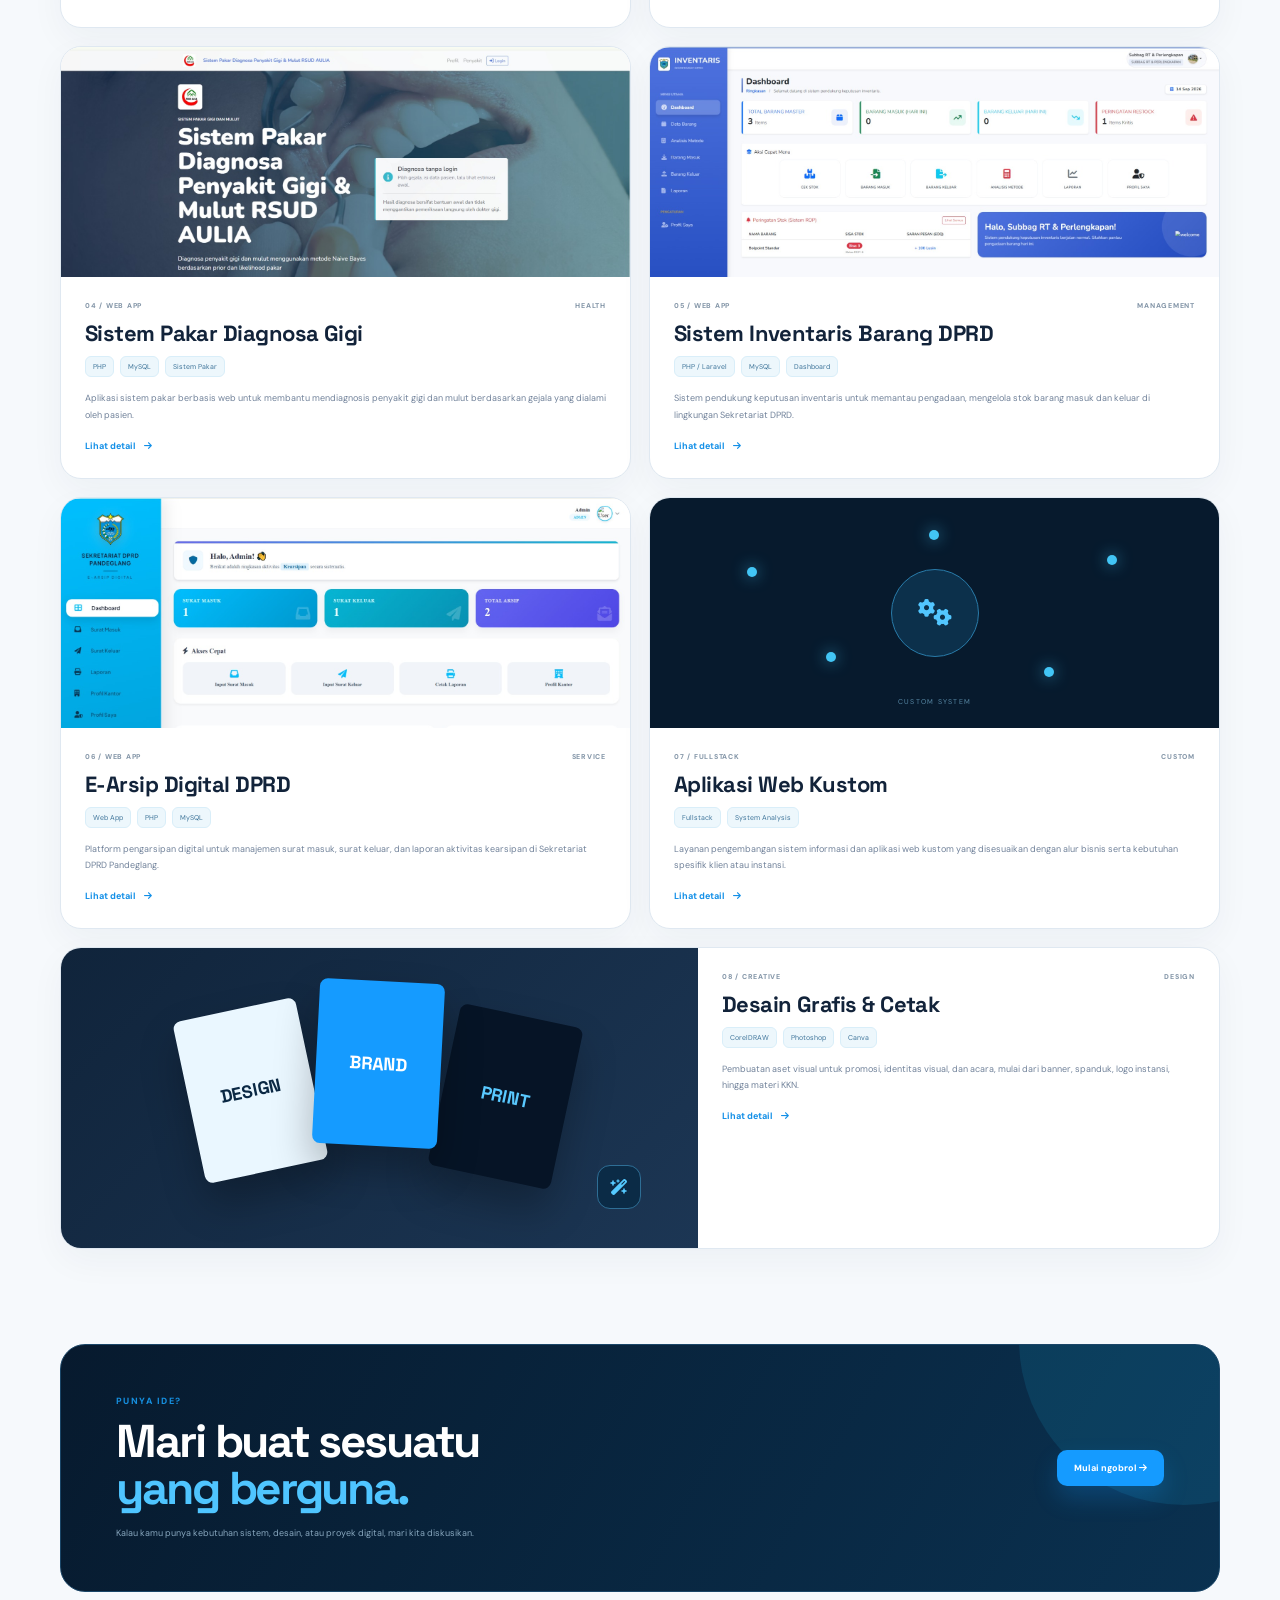
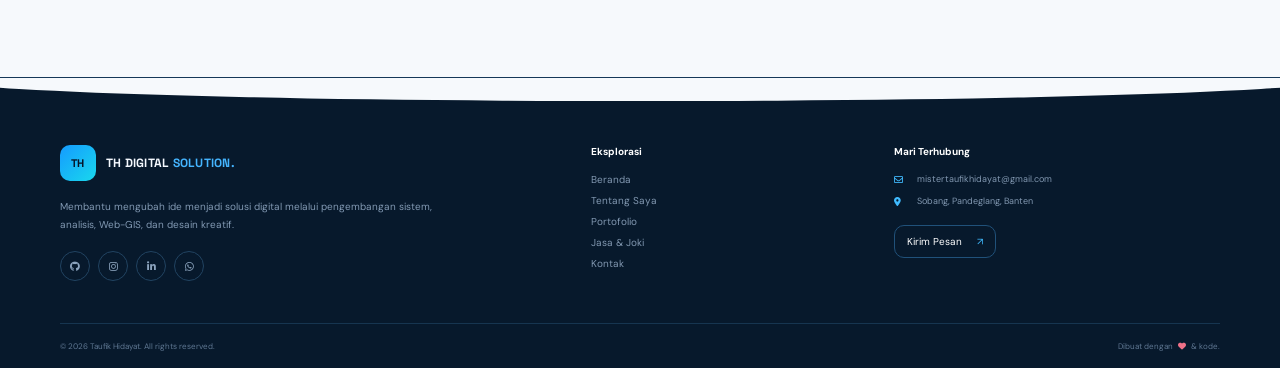
<file: portofolio.html>
<!DOCTYPE html>
<html lang="id">
<head>
    <meta charset="UTF-8">
    <meta name="viewport" content="width=device-width, initial-scale=1.0">
    <meta name="description" content="Portofolio Taufik Hidayat — Web Developer, System Analyst & Graphic Designer.">
    <title>Portofolio | Taufik Hidayat</title>

    <link rel="preconnect" href="https://fonts.googleapis.com">
    <link rel="preconnect" href="https://fonts.gstatic.com" crossorigin>
    <link href="https://fonts.googleapis.com/css2?family=DM+Sans:wght@400;500;600;700&family=Space+Grotesk:wght@500;600;700&display=swap" rel="stylesheet">
    <link rel="stylesheet" href="https://cdnjs.cloudflare.com/ajax/libs/font-awesome/6.5.2/css/all.min.css">
    <link rel="stylesheet" href="css/portofolio.css">
</head>
<body>

<header class="header" id="header">
    <div class="container nav">
        <a class="brand" href="index.html">
            <span class="brand-logo">TH</span>
            <span>TH DIGITAL <b>SOLUTION.</b></span>
        </a>

        <button class="menu-button" id="menuButton" aria-label="Buka menu" aria-expanded="false">
            <i class="fa-solid fa-bars"></i>
        </button>

        <nav class="menu" id="menu">
            <a href="index.html">Beranda</a>
            <a href="tentang.html">Tentang</a>
            <a class="active" href="portofolio.html">Portofolio</a>
            <a href="jasa.html">Jasa & Joki</a>
            <a href="kontak.html">Kontak</a>
            <a class="contact-pill" href="kontak.html"><i class="fa-regular fa-paper-plane"></i> Hubungi Saya</a>
        </nav>
    </div>
</header>

<main>
    <!-- HERO PORTOFOLIO -->
    <section class="portfolio-hero">
        <div class="hero-glow glow-a"></div>
        <div class="hero-glow glow-b"></div>
        <div class="hero-grid"></div>

        <div class="container hero-inner">
            <div class="hero-copy reveal">
                <span class="eyebrow"><i class="fa-solid fa-layer-group"></i> 02 — PORTOFOLIO</span>
                <h1>Karya yang<br><span>punya cerita.</span></h1>
                <p>
                    Kumpulan sistem informasi, aplikasi, Web-GIS, dan karya visual
                    yang saya bangun dari kebutuhan nyata, proses analisis, sampai implementasi.
                </p>
                <div class="hero-stats">
                    <div><strong>08+</strong><span>Project</span></div>
                    <div><strong>04</strong><span>Bidang</span></div>
                    <div><strong>∞</strong><span>Ide</span></div>
                </div>
            </div>

            <div class="hero-orbit reveal delay">
                <div class="orbit orbit-1"></div>
                <div class="orbit orbit-2"></div>
                <div class="orbit-core">
                    <i class="fa-solid fa-code"></i>
                </div>
                <span class="orbit-tag tag-1"><i class="fa-solid fa-database"></i> Database</span>
                <span class="orbit-tag tag-2"><i class="fa-solid fa-map"></i> Web-GIS</span>
                <span class="orbit-tag tag-3"><i class="fa-solid fa-pen-nib"></i> Creative</span>
            </div>
        </div>
    </section>

    <!-- FILTER -->
    <section class="filter-section">
        <div class="container">
            <div class="filter-top reveal">
                <div>
                    <span class="section-kicker">SELECTED WORK</span>
                    <h2>Beberapa karya<br><span>yang saya bangun.</span></h2>
                </div>
                <p>Gunakan kategori untuk melihat jenis proyek yang ingin kamu eksplorasi.</p>
            </div>

            <div class="filters reveal delay" role="tablist" aria-label="Filter portofolio">
                <button class="filter-btn active" data-filter="all">Semua <span>08</span></button>
                <button class="filter-btn" data-filter="web">Web & App <span>06</span></button>
                <button class="filter-btn" data-filter="gis">Web-GIS <span>01</span></button>
                <button class="filter-btn" data-filter="creative">Creative <span>01</span></button>
            </div>

            <div class="portfolio-grid">

                <!-- PROYEK 1: SIGADIT -->
                <article class="project-card featured reveal" data-category="gis">
                    <div class="project-visual" style="padding: 0;">
                        <img src="assets/img/web-gis-sigadit.jpeg" alt="Web-GIS SIGADIT" style="width: 100%; height: 100%; object-fit: cover; object-position: top; position: absolute; inset: 0;">
                    </div>
                    <div class="project-content">
                        <div class="project-top">
                            <span class="project-type">01 / WEB-GIS</span>
                            <span class="project-year">FEATURED</span>
                        </div>
                        <h3>Web-GIS SIGADIT</h3>
                        <div class="tech-tags"><span>Laravel</span><span>Leaflet.js</span><span>K-Means</span></div>
                        <p>Sistem Informasi Geografis untuk pemetaan potensi kecanduan gadget di Kecamatan Sobang dengan implementasi algoritma K-Means Clustering untuk pengelompokan data spasial.</p>
                        <button class="project-link" data-modal="sigadit">Lihat detail <i class="fa-solid fa-arrow-right"></i></button>
                    </div>
                </article>

                <!-- PROYEK 2: E-ARSIP DISKOMSANTIK -->
                <article class="project-card reveal" data-category="web">
                    <div class="project-visual" style="padding: 0;">
                        <img src="assets/img/arsip-surat.jpeg" alt="Sistem E-Arsip" style="width: 100%; height: 100%; object-fit: cover; object-position: top; position: absolute; inset: 0;">
                    </div>
                    <div class="project-content">
                        <div class="project-top"><span class="project-type">02 / WEB APP</span><span>GOV</span></div>
                        <h3>Sistem E-Arsip DISKOMSANTIK</h3>
                        <div class="tech-tags"><span>PHP Native</span><span>MySQL</span><span>Bootstrap</span></div>
                        <p>Aplikasi pengarsipan dokumen digital untuk mempermudah digitalisasi dan manajemen arsip saat magang di DISKOMSANTIK Kabupaten Pandeglang.</p>
                        <button class="project-link" data-modal="earsip_kominfo">Lihat detail <i class="fa-solid fa-arrow-right"></i></button>
                    </div>
                </article>

                <!-- PROYEK 3: S-DISI -->
                <article class="project-card reveal" data-category="web">
                    <div class="project-visual" style="padding: 0;">
                        <img src="assets/img/s-disi.jpeg" alt="Sistem Kedisiplinan Siswa" style="width: 100%; height: 100%; object-fit: cover; object-position: top; position: absolute; inset: 0;">
                    </div>
                    <div class="project-content">
                        <div class="project-top"><span class="project-type">03 / WEB APP</span><span>EDUCATION</span></div>
                        <h3>SPK Kedisiplinan (S-DISI)</h3>
                        <div class="tech-tags"><span>PHP</span><span>MySQL</span><span>SPK MOORA</span></div>
                        <p>Sistem pendukung keputusan berbasis web untuk mengelola tingkat kedisiplinan siswa menggunakan metode perhitungan SPK MOORA.</p>
                        <button class="project-link" data-modal="sdisi">Lihat detail <i class="fa-solid fa-arrow-right"></i></button>
                    </div>
                </article>

                <!-- PROYEK 4: SISTEM PAKAR GIGI -->
                <article class="project-card reveal" data-category="web">
                    <div class="project-visual" style="padding: 0;">
                        <img src="assets/img/sistem-pakar-gigi.jpeg" alt="Sistem Pakar Diagnosa Gigi" style="width: 100%; height: 100%; object-fit: cover; object-position: top; position: absolute; inset: 0;">
                    </div>
                    <div class="project-content">
                        <div class="project-top"><span class="project-type">04 / WEB APP</span><span>HEALTH</span></div>
                        <h3>Sistem Pakar Diagnosa Gigi</h3>
                        <div class="tech-tags"><span>PHP</span><span>MySQL</span><span>Sistem Pakar</span></div>
                        <p>Aplikasi sistem pakar berbasis web untuk membantu mendiagnosis penyakit gigi dan mulut berdasarkan gejala yang dialami oleh pasien.</p>
                        <button class="project-link" data-modal="gigi">Lihat detail <i class="fa-solid fa-arrow-right"></i></button>
                    </div>
                </article>

                <!-- PROYEK 5: INVENTARIS DPRD -->
                <article class="project-card reveal" data-category="web">
                    <div class="project-visual" style="padding: 0;">
                        <img src="assets/img/inventaris.jpeg" alt="Sistem Inventaris DPRD" style="width: 100%; height: 100%; object-fit: cover; object-position: top; position: absolute; inset: 0;">
                    </div>
                    <div class="project-content">
                        <div class="project-top"><span class="project-type">05 / WEB APP</span><span>MANAGEMENT</span></div>
                        <h3>Sistem Inventaris Barang DPRD</h3>
                        <div class="tech-tags"><span>PHP / Laravel</span><span>MySQL</span><span>Dashboard</span></div>
                        <p>Sistem pendukung keputusan inventaris untuk memantau pengadaan, mengelola stok barang masuk dan keluar di lingkungan Sekretariat DPRD.</p>
                        <button class="project-link" data-modal="inventaris">Lihat detail <i class="fa-solid fa-arrow-right"></i></button>
                    </div>
                </article>

                <!-- PROYEK 6: SURAT SEKRETARIAT -->
                <article class="project-card reveal" data-category="web">
                    <div class="project-visual" style="padding: 0;">
                        <img src="assets/img/surat-sekretariat.jpeg" alt="E-Arsip Digital Sekretariat DPRD" style="width: 100%; height: 100%; object-fit: cover; object-position: top; position: absolute; inset: 0;">
                    </div>
                    <div class="project-content">
                        <div class="project-top"><span class="project-type">06 / WEB APP</span><span>SERVICE</span></div>
                        <h3>E-Arsip Digital DPRD</h3>
                        <div class="tech-tags"><span>Web App</span><span>PHP</span><span>MySQL</span></div>
                        <p>Platform pengarsipan digital untuk manajemen surat masuk, surat keluar, dan laporan aktivitas kearsipan di Sekretariat DPRD Pandeglang.</p>
                        <button class="project-link" data-modal="earsip_dprd">Lihat detail <i class="fa-solid fa-arrow-right"></i></button>
                    </div>
                </article>

                <!-- PROYEK 7: APLIKASI KUSTOM -->
                <article class="project-card reveal" data-category="web">
                    <div class="project-visual visual-custom">
                        <div class="nodes"><i></i><i></i><i></i><i></i><i></i></div>
                        <div class="custom-core"><i class="fa-solid fa-gears"></i></div>
                        <span class="custom-label">CUSTOM SYSTEM</span>
                    </div>
                    <div class="project-content">
                        <div class="project-top"><span class="project-type">07 / FULLSTACK</span><span>CUSTOM</span></div>
                        <h3>Aplikasi Web Kustom</h3>
                        <div class="tech-tags"><span>Fullstack</span><span>System Analysis</span></div>
                        <p>Layanan pengembangan sistem informasi dan aplikasi web kustom yang disesuaikan dengan alur bisnis serta kebutuhan spesifik klien atau instansi.</p>
                        <button class="project-link" data-modal="custom">Lihat detail <i class="fa-solid fa-arrow-right"></i></button>
                    </div>
                </article>

                <!-- PROYEK 8: DESAIN GRAFIS -->
                <article class="project-card creative-card reveal" data-category="creative">
                    <div class="project-visual visual-creative">
                        <div class="poster poster-1">DESIGN</div>
                        <div class="poster poster-2">BRAND</div>
                        <div class="poster poster-3">PRINT</div>
                        <div class="brush"><i class="fa-solid fa-wand-magic-sparkles"></i></div>
                    </div>
                    <div class="project-content">
                        <div class="project-top"><span class="project-type">08 / CREATIVE</span><span>DESIGN</span></div>
                        <h3>Desain Grafis & Cetak</h3>
                        <div class="tech-tags"><span>CorelDRAW</span><span>Photoshop</span><span>Canva</span></div>
                        <p>Pembuatan aset visual untuk promosi, identitas visual, dan acara, mulai dari banner, spanduk, logo instansi, hingga materi KKN.</p>
                        <button class="project-link" data-modal="design">Lihat detail <i class="fa-solid fa-arrow-right"></i></button>
                    </div>
                </article>

            </div>

            <div class="empty-state" id="emptyState">
                <i class="fa-regular fa-folder-open"></i>
                <h3>Belum ada proyek</h3>
                <p>Coba pilih kategori lainnya.</p>
            </div>
        </div>
    </section>

    <!-- CTA -->
    <section class="portfolio-cta">
        <div class="container">
            <div class="cta-card reveal">
                <div class="cta-glow"></div>
                <div>
                    <span class="section-kicker">PUNYA IDE?</span>
                    <h2>Mari buat sesuatu<br><span>yang berguna.</span></h2>
                    <p>Kalau kamu punya kebutuhan sistem, desain, atau proyek digital, mari kita diskusikan.</p>
                </div>
                <a href="kontak.html" class="cta-button">Mulai ngobrol <i class="fa-solid fa-arrow-right"></i></a>
            </div>
        </div>
    </section>
</main>

<footer class="footer">
    <div class="footer-wave"></div>
    <div class="container footer-main">
        <div class="footer-about">
            <a class="brand footer-brand" href="index.html"><span class="brand-logo">TH</span><span>TH DIGITAL <b>SOLUTION.</b></span></a>
            <p>Membantu mengubah ide menjadi solusi digital melalui pengembangan sistem, analisis, Web-GIS, dan desain kreatif.</p>
           <div class="footer-social">
            <a href="https://github.com/fikhdyt" target="_blank"><i class="fa-brands fa-github"></i></a>
            <a href="https://www.instagram.com/taufikhdy23_?stkn=MXhucjUyZmF0d3Bhbw==" target="_blank"><i class="fa-brands fa-instagram"></i></a>
            <a href="#" target="_blank"><i class="fa-brands fa-linkedin-in"></i></a>
            <a href="https://wa.me/6285715409139" target="_blank"><i class="fa-brands fa-whatsapp"></i></a>
        </div>
        </div>
        <div class="footer-column">
            <h4>Eksplorasi</h4>
            <a href="index.html">Beranda</a><a href="tentang.html">Tentang Saya</a>
            <a href="portofolio.html">Portofolio</a><a href="jasa.html">Jasa & Joki</a><a href="kontak.html">Kontak</a>
        </div>
        <div class="footer-column contact-column">
            <h4>Mari Terhubung</h4>
            <p><i class="fa-regular fa-envelope"></i><span>mistertaufikhidayat@gmail.com</span></p>
            <p><i class="fa-solid fa-location-dot"></i><span>Sobang, Pandeglang, Banten</span></p>
            <a class="footer-contact-button" href="kontak.html">Kirim Pesan <span>↗</span></a>
        </div>
    </div>
    <div class="container footer-bottom">
        <p>© 2026 Taufik Hidayat. All rights reserved.</p><span>Dibuat dengan <i class="fa-solid fa-heart"></i> & kode.</span>
    </div>
</footer>

<div class="modal" id="projectModal" aria-hidden="true">
    <div class="modal-backdrop" data-close></div>
    <div class="modal-box">
        <button class="modal-close" data-close aria-label="Tutup"><i class="fa-solid fa-xmark"></i></button>
        <span class="modal-kicker" id="modalKicker">PROJECT</span>
        <h2 id="modalTitle">Project</h2>
        <p id="modalText"></p>
        <div class="modal-tags" id="modalTags"></div>
        <a href="kontak.html" class="modal-action">Diskusikan proyek <i class="fa-solid fa-arrow-right"></i></a>
    </div>
</div>

<button class="back-top" id="backTop" aria-label="Kembali ke atas"><i class="fa-solid fa-arrow-up"></i></button>
<script src="js/portofolio.js"></script>
</body>
</html>
</file>
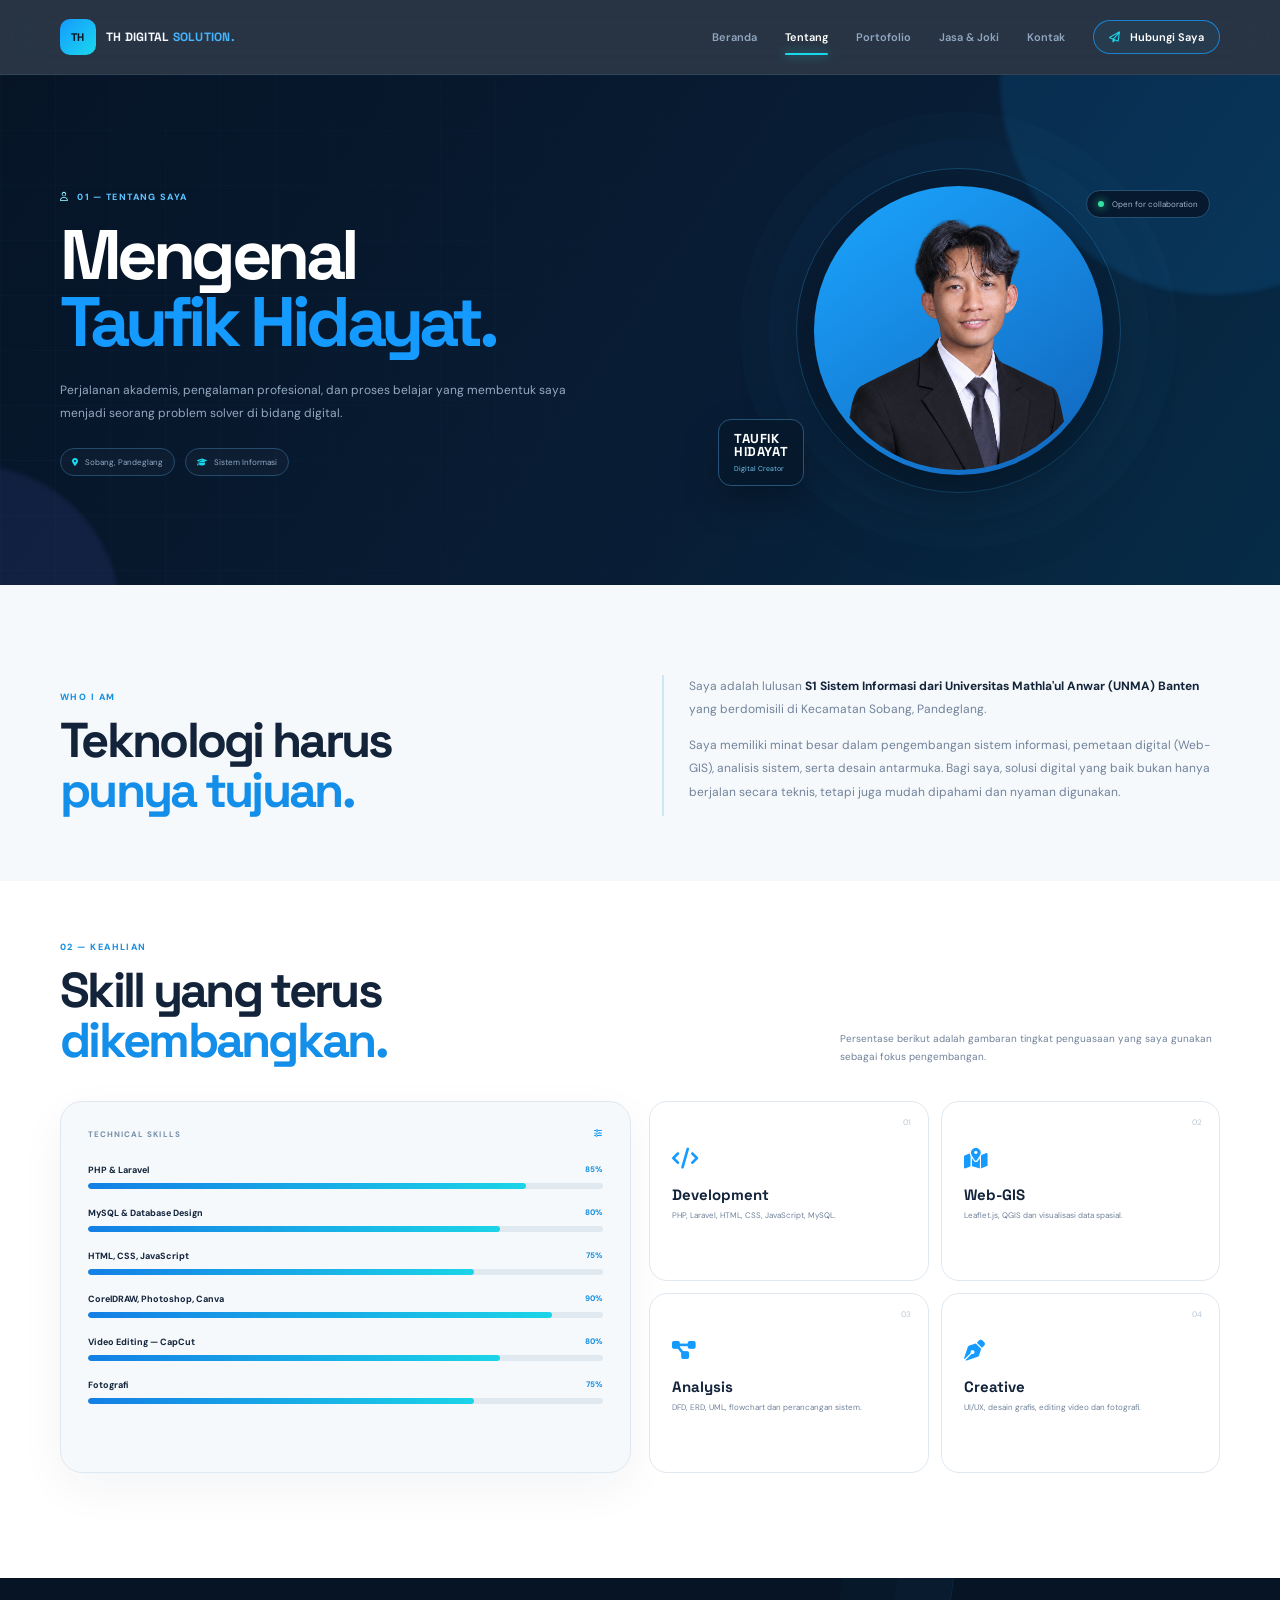
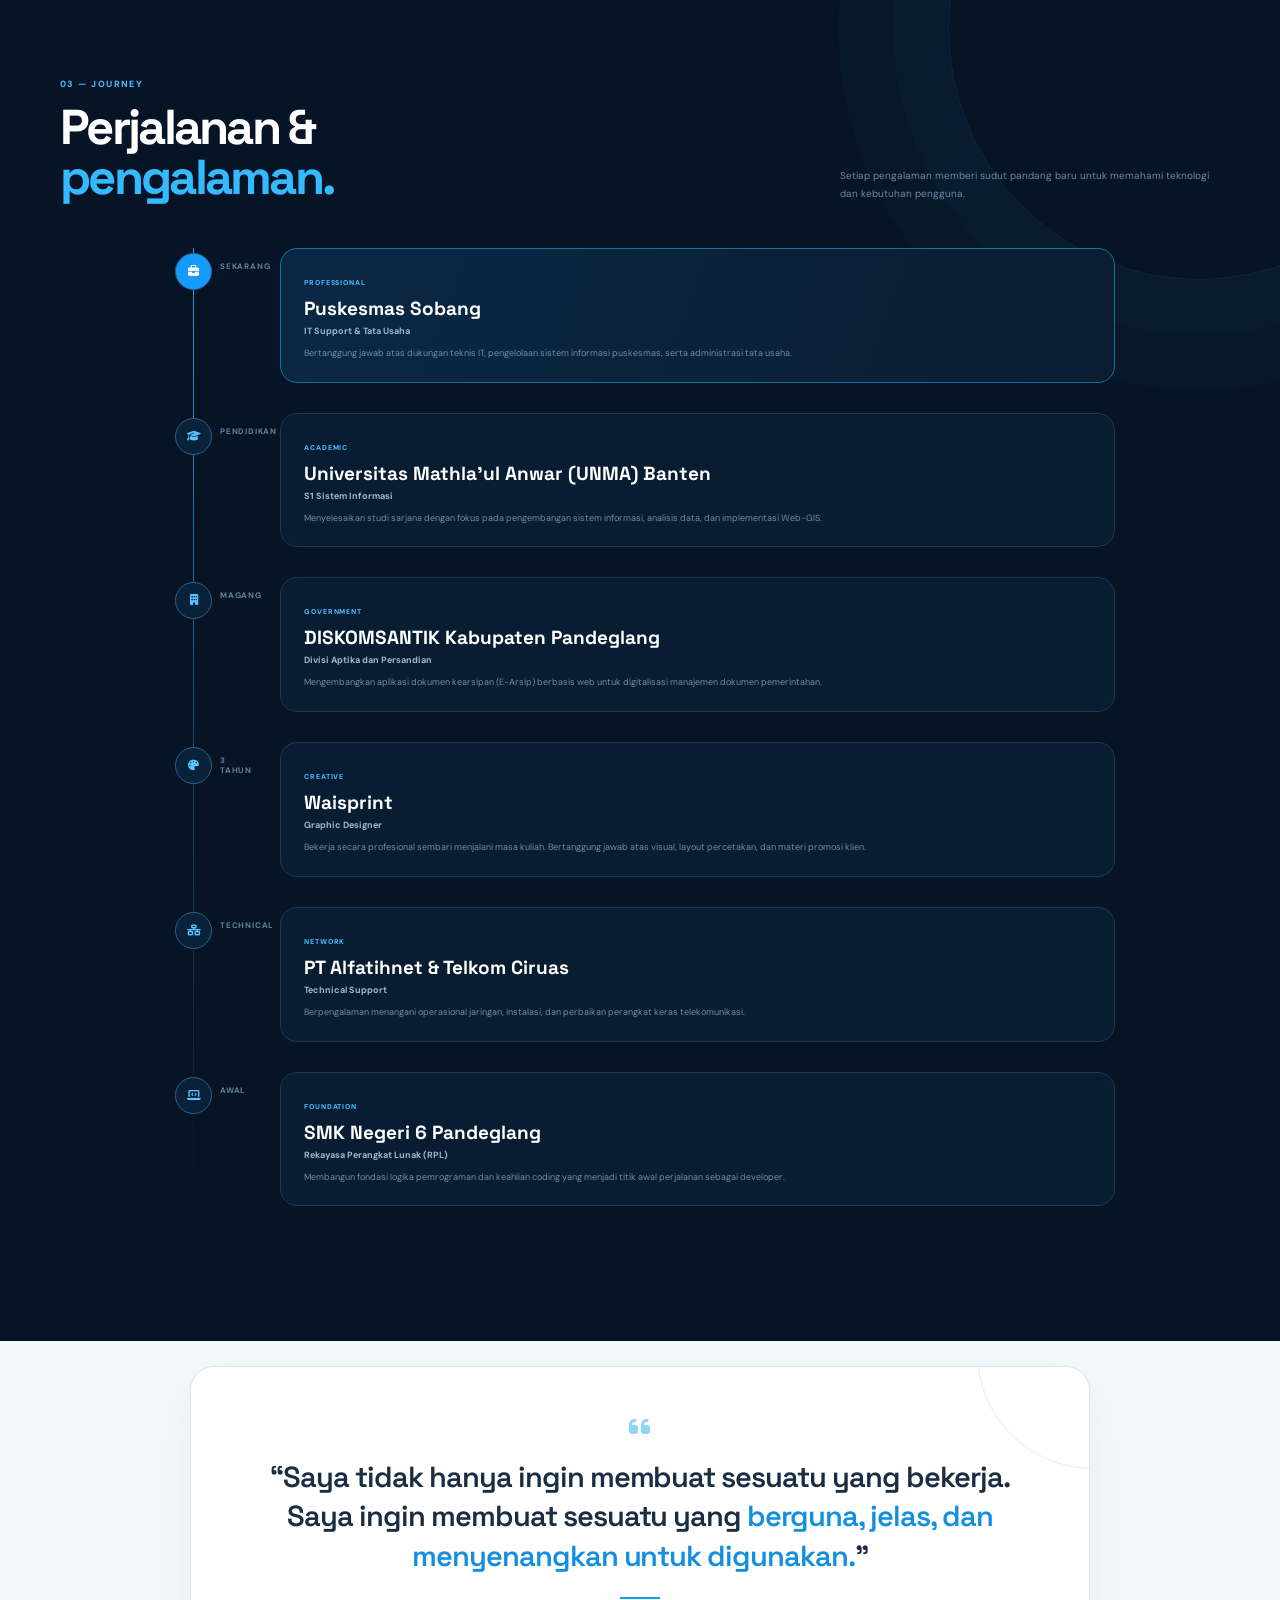
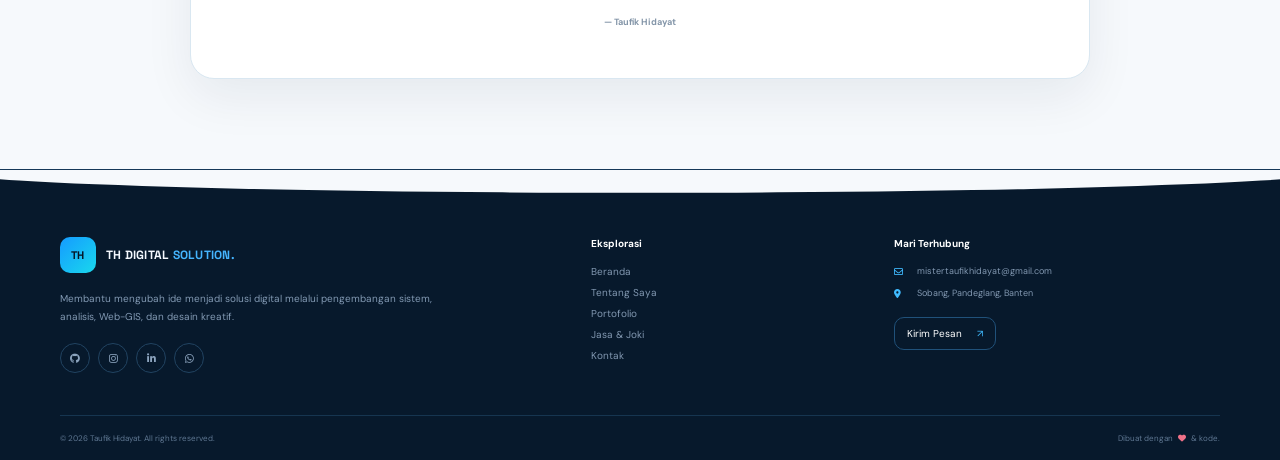
<file: tentang.html>
<!DOCTYPE html>
<html lang="id">
<head>
    <meta charset="UTF-8">
    <meta name="viewport" content="width=device-width, initial-scale=1.0">
    <meta name="description" content="Tentang Taufik Hidayat — Web Developer, System Analyst & Graphic Designer.">
    <title>Tentang Saya | Taufik Hidayat</title>

    <link rel="preconnect" href="https://fonts.googleapis.com">
    <link rel="preconnect" href="https://fonts.gstatic.com" crossorigin>
    <link href="https://fonts.googleapis.com/css2?family=DM+Sans:wght@400;500;600;700&family=Space+Grotesk:wght@500;600;700&display=swap" rel="stylesheet">
    <link rel="stylesheet" href="https://cdnjs.cloudflare.com/ajax/libs/font-awesome/6.5.2/css/all.min.css">
    <link rel="stylesheet" href="css/tentang.css">
</head>

<body>
<header class="header" id="header">
    <div class="container nav">
        <a class="brand" href="index.html">
            <span class="brand-logo">TH</span>
            <span>TH DIGITAL <b>SOLUTION.</b></span>
        </a>

        <button class="menu-button" id="menuButton" aria-label="Buka menu" aria-expanded="false">
            <i class="fa-solid fa-bars"></i>
        </button>

        <nav class="menu" id="menu">
            <a href="index.html">Beranda</a>
            <a class="active" href="tentang.html">Tentang</a>
            <a href="portofolio.html">Portofolio</a>
            <a href="jasa.html">Jasa & Joki</a>
            <a href="kontak.html">Kontak</a>
            <a class="contact-pill" href="kontak.html"><i class="fa-regular fa-paper-plane"></i> Hubungi Saya</a>
        </nav>
    </div>
</header>

<main>
    <!-- PAGE HERO -->
    <section class="page-hero">
        <div class="hero-glow glow-one"></div>
        <div class="hero-glow glow-two"></div>
        <div class="hero-grid"></div>

        <div class="container page-hero-inner">
            <div class="hero-copy reveal">
                <span class="eyebrow"><i class="fa-regular fa-user"></i> 01 — TENTANG SAYA</span>
                <h1>Mengenal<br><span>Taufik Hidayat.</span></h1>
                <p>
                    Perjalanan akademis, pengalaman profesional, dan proses belajar
                    yang membentuk saya menjadi seorang problem solver di bidang digital.
                </p>
                <div class="hero-meta">
                    <span><i class="fa-solid fa-location-dot"></i> Sobang, Pandeglang</span>
                    <span><i class="fa-solid fa-graduation-cap"></i> Sistem Informasi</span>
                </div>
            </div>

            <div class="profile-side reveal delay">
                <div class="photo-ring">
                    <div class="photo-card">
                        <img src="assets/img/foto-profil.png" alt="Foto Taufik Hidayat">
                    </div>
                </div>
                <div class="profile-label">
                    <strong>TAUFIK<br>HIDAYAT</strong>
                    <span>Digital Creator</span>
                </div>
                <div class="available"><i></i> Open for collaboration</div>
            </div>
        </div>
    </section>

    <!-- INTRO -->
    <section class="about-intro">
        <div class="container about-grid">
            <div class="section-heading reveal">
                <span class="section-kicker">WHO I AM</span>
                <h2>Teknologi harus<br><span>punya tujuan.</span></h2>
            </div>
            <div class="about-copy reveal delay">
                <p>
                    Saya adalah lulusan <strong>S1 Sistem Informasi dari Universitas
                    Mathla'ul Anwar (UNMA) Banten</strong> yang berdomisili di Kecamatan
                    Sobang, Pandeglang.
                </p>
                <p>
                    Saya memiliki minat besar dalam pengembangan sistem informasi,
                    pemetaan digital (Web-GIS), analisis sistem, serta desain antarmuka.
                    Bagi saya, solusi digital yang baik bukan hanya berjalan secara teknis,
                    tetapi juga mudah dipahami dan nyaman digunakan.
                </p>
            </div>
        </div>
    </section>

    <!-- SKILL -->
    <section class="skills-section">
        <div class="container">
            <div class="section-title reveal">
                <div>
                    <span class="section-kicker">02 — KEAHLIAN</span>
                    <h2>Skill yang terus<br><span>dikembangkan.</span></h2>
                </div>
                <p>Persentase berikut adalah gambaran tingkat penguasaan yang saya gunakan sebagai fokus pengembangan.</p>
            </div>

            <div class="skills-layout">
                <div class="skill-panel reveal">
                    <div class="panel-top">
                        <span>TECHNICAL SKILLS</span>
                        <i class="fa-solid fa-sliders"></i>
                    </div>

                    <div class="skill-item">
                        <div class="skill-head"><span>PHP & Laravel</span><b>85%</b></div>
                        <div class="bar"><i data-width="85%"></i></div>
                    </div>
                    <div class="skill-item">
                        <div class="skill-head"><span>MySQL & Database Design</span><b>80%</b></div>
                        <div class="bar"><i data-width="80%"></i></div>
                    </div>
                    <div class="skill-item">
                        <div class="skill-head"><span>HTML, CSS, JavaScript</span><b>75%</b></div>
                        <div class="bar"><i data-width="75%"></i></div>
                    </div>
                    <div class="skill-item">
                        <div class="skill-head"><span>CorelDRAW, Photoshop, Canva</span><b>90%</b></div>
                        <div class="bar"><i data-width="90%"></i></div>
                    </div>
                    <div class="skill-item">
                        <div class="skill-head"><span>Video Editing — CapCut</span><b>80%</b></div>
                        <div class="bar"><i data-width="80%"></i></div>
                    </div>
                    <div class="skill-item">
                        <div class="skill-head"><span>Fotografi</span><b>75%</b></div>
                        <div class="bar"><i data-width="75%"></i></div>
                    </div>
                </div>

                <div class="tool-grid reveal delay">
                    <div class="tool-card">
                        <div class="tool-number">01</div>
                        <i class="fa-solid fa-code"></i>
                        <h3>Development</h3>
                        <p>PHP, Laravel, HTML, CSS, JavaScript, MySQL.</p>
                    </div>
                    <div class="tool-card">
                        <div class="tool-number">02</div>
                        <i class="fa-solid fa-map-location-dot"></i>
                        <h3>Web-GIS</h3>
                        <p>Leaflet.js, QGIS dan visualisasi data spasial.</p>
                    </div>
                    <div class="tool-card">
                        <div class="tool-number">03</div>
                        <i class="fa-solid fa-diagram-project"></i>
                        <h3>Analysis</h3>
                        <p>DFD, ERD, UML, flowchart dan perancangan sistem.</p>
                    </div>
                    <div class="tool-card">
                        <div class="tool-number">04</div>
                        <i class="fa-solid fa-pen-nib"></i>
                        <h3>Creative</h3>
                        <p>UI/UX, desain grafis, editing video dan fotografi.</p>
                    </div>
                </div>
            </div>
        </div>
    </section>

    <!-- TIMELINE -->
    <section class="journey-section">
        <div class="container">
            <div class="section-title dark reveal">
                <div>
                    <span class="section-kicker">03 — JOURNEY</span>
                    <h2>Perjalanan &<br><span>pengalaman.</span></h2>
                </div>
                <p>Setiap pengalaman memberi sudut pandang baru untuk memahami teknologi dan kebutuhan pengguna.</p>
            </div>

            <div class="timeline">
                <article class="timeline-item current reveal">
                    <div class="timeline-marker"><i class="fa-solid fa-briefcase"></i></div>
                    <div class="timeline-year">SEKARANG</div>
                    <div class="timeline-card">
                        <span class="timeline-tag">PROFESSIONAL</span>
                        <h3>Puskesmas Sobang</h3>
                        <h4>IT Support & Tata Usaha</h4>
                        <p>Bertanggung jawab atas dukungan teknis IT, pengelolaan sistem informasi puskesmas, serta administrasi tata usaha.</p>
                    </div>
                </article>

                <article class="timeline-item reveal">
                    <div class="timeline-marker"><i class="fa-solid fa-graduation-cap"></i></div>
                    <div class="timeline-year">PENDIDIKAN</div>
                    <div class="timeline-card">
                        <span class="timeline-tag">ACADEMIC</span>
                        <h3>Universitas Mathla'ul Anwar (UNMA) Banten</h3>
                        <h4>S1 Sistem Informasi</h4>
                        <p>Menyelesaikan studi sarjana dengan fokus pada pengembangan sistem informasi, analisis data, dan implementasi Web-GIS.</p>
                    </div>
                </article>

                <article class="timeline-item reveal">
                    <div class="timeline-marker"><i class="fa-solid fa-building"></i></div>
                    <div class="timeline-year">MAGANG</div>
                    <div class="timeline-card">
                        <span class="timeline-tag">GOVERNMENT</span>
                        <h3>DISKOMSANTIK Kabupaten Pandeglang</h3>
                        <h4>Divisi Aptika dan Persandian</h4>
                        <p>Mengembangkan aplikasi dokumen kearsipan (E-Arsip) berbasis web untuk digitalisasi manajemen dokumen pemerintahan.</p>
                    </div>
                </article>

                <article class="timeline-item reveal">
                    <div class="timeline-marker"><i class="fa-solid fa-palette"></i></div>
                    <div class="timeline-year">3 TAHUN</div>
                    <div class="timeline-card">
                        <span class="timeline-tag">CREATIVE</span>
                        <h3>Waisprint</h3>
                        <h4>Graphic Designer</h4>
                        <p>Bekerja secara profesional sembari menjalani masa kuliah. Bertanggung jawab atas visual, layout percetakan, dan materi promosi klien.</p>
                    </div>
                </article>

                <article class="timeline-item reveal">
                    <div class="timeline-marker"><i class="fa-solid fa-network-wired"></i></div>
                    <div class="timeline-year">TECHNICAL</div>
                    <div class="timeline-card">
                        <span class="timeline-tag">NETWORK</span>
                        <h3>PT Alfatihnet & Telkom Ciruas</h3>
                        <h4>Technical Support</h4>
                        <p>Berpengalaman menangani operasional jaringan, instalasi, dan perbaikan perangkat keras telekomunikasi.</p>
                    </div>
                </article>

                <article class="timeline-item reveal">
                    <div class="timeline-marker"><i class="fa-solid fa-laptop-code"></i></div>
                    <div class="timeline-year">AWAL</div>
                    <div class="timeline-card">
                        <span class="timeline-tag">FOUNDATION</span>
                        <h3>SMK Negeri 6 Pandeglang</h3>
                        <h4>Rekayasa Perangkat Lunak (RPL)</h4>
                        <p>Membangun fondasi logika pemrograman dan keahlian coding yang menjadi titik awal perjalanan sebagai developer.</p>
                    </div>
                </article>
            </div>
        </div>
    </section>

    <!-- PHILOSOPHY -->
    <section class="quote-section">
        <div class="container">
            <div class="quote-card reveal">
                <i class="fa-solid fa-quote-left quote-icon"></i>
                <p>“Saya tidak hanya ingin membuat sesuatu yang bekerja. Saya ingin membuat sesuatu yang <span>berguna, jelas, dan menyenangkan untuk digunakan.</span>”</p>
                <div class="quote-line"></div>
                <small>— Taufik Hidayat</small>
            </div>
        </div>
    </section>
</main>

<footer class="footer">
    <div class="footer-wave"></div>
    <div class="container footer-main">
        <div class="footer-about">
            <a class="brand footer-brand" href="index.html">
                <span class="brand-logo">TH</span>
                <span>TH DIGITAL <b>SOLUTION.</b></span>
            </a>
            <p>Membantu mengubah ide menjadi solusi digital melalui pengembangan sistem, analisis, Web-GIS, dan desain kreatif.</p>
            <div class="footer-social">
                <a href="https://github.com/fikhdyt" target="_blank"><i class="fa-brands fa-github"></i></a>
                <a href="https://www.instagram.com/taufikhdy23_?stkn=MXhucjUyZmF0d3Bhbw==" target="_blank"><i class="fa-brands fa-instagram"></i></a>
                <a href="#" target="_blank"><i class="fa-brands fa-linkedin-in"></i></a>
                <a href="https://wa.me/6285715409139" target="_blank"><i class="fa-brands fa-whatsapp"></i></a>
            </div>
        </div>

        <div class="footer-column">
            <h4>Eksplorasi</h4>
            <a href="index.html">Beranda</a>
            <a href="tentang.html">Tentang Saya</a>
            <a href="portofolio.html">Portofolio</a>
            <a href="jasa.html">Jasa & Joki</a>
            <a href="kontak.html">Kontak</a>
        </div>

        <div class="footer-column contact-column">
            <h4>Mari Terhubung</h4>
            <p><i class="fa-regular fa-envelope"></i><span>mistertaufikhidayat@gmail.com</span></p>
            <p><i class="fa-solid fa-location-dot"></i><span>Sobang, Pandeglang, Banten</span></p>
            <a class="footer-contact-button" href="kontak.html">Kirim Pesan <span>↗</span></a>
        </div>
    </div>

    <div class="container footer-bottom">
        <p>© 2026 Taufik Hidayat. All rights reserved.</p>
        <span>Dibuat dengan <i class="fa-solid fa-heart"></i> & kode.</span>
    </div>
</footer>

<button class="back-top" id="backTop" aria-label="Kembali ke atas"><i class="fa-solid fa-arrow-up"></i></button>

<script src="js/tentang.js"></script>
</body>
</html>
</file>
<file: css/style.css>
:root{
    --navy:#061426;
    --navy-2:#081b31;
    --blue:#159bff;
    --cyan:#19d8ed;
    --purple:#796cff;
    --orange:#ff9b5e;
    --ink:#12233a;
    --muted:#71829a;
    --line:#dfe8f1;
    --white:#ffffff;
    --soft:#f6f9fc;
    --shadow:0 22px 60px rgba(13,35,62,.12);
}
*{box-sizing:border-box;margin:0;padding:0}
html{scroll-behavior:smooth}
body{
    font-family:"DM Sans",Arial,sans-serif;
    color:var(--ink);
    background:var(--soft);
    overflow-x:hidden;
}
a{text-decoration:none;color:inherit}
button{font:inherit}
.container{width:min(1160px,calc(100% - 40px));margin:auto}

/* HEADER */
.header{
    position:sticky;top:0;z-index:100;
    background:rgba(6,20,38,.82);
    backdrop-filter:blur(18px);
    border-bottom:1px solid rgba(123,178,224,.12);
    transition:.3s;
}
.header.scrolled{background:rgba(6,20,38,.96);box-shadow:0 12px 35px rgba(0,0,0,.12)}
.nav{height:74px;display:flex;align-items:center;justify-content:space-between}
.brand{display:flex;align-items:center;gap:10px;color:#f5f9ff;font:700 12px "Space Grotesk";letter-spacing:.02em}
.brand-logo{
    width:36px;height:36px;border-radius:10px;display:grid;place-items:center;
    color:#061426;background:linear-gradient(135deg,var(--blue),var(--cyan));
    font-size:11px;font-weight:800;
}
.brand b{color:#45b5ff}
.menu{display:flex;align-items:center;gap:28px}
.menu>a{font-size:11px;font-weight:600;color:#91a6c0;position:relative;transition:.2s}
.menu>a:hover,.menu>a.active{color:#fff}
.menu>a.active:after{
    content:"";position:absolute;height:2px;left:0;right:0;bottom:-11px;
    background:var(--cyan);border-radius:9px;box-shadow:0 0 10px rgba(25,216,237,.6)
}
.contact-pill{
    border:1px solid rgba(21,155,255,.75);border-radius:999px;padding:9px 15px;
    color:#fff!important;background:rgba(21,155,255,.05)
}
.contact-pill:after{display:none}
.contact-pill i{color:var(--cyan);margin-right:7px}
.menu-button{display:none;border:0;background:none;color:#fff;font-size:22px}

/* HERO */
.hero{
    position:relative;min-height:670px;overflow:hidden;
    background:linear-gradient(125deg,#061426 0%,#071a31 57%,#062444 100%);
    color:#fff;display:flex;align-items:center;
}
.hero:after{
    content:"";position:absolute;left:-4%;right:-4%;bottom:-80px;height:145px;
    background:var(--soft);border-radius:50% 50% 0 0/45% 45% 0 0;
}
.hero-inner{
    position:relative;z-index:3;display:grid;grid-template-columns:1fr .95fr;
    align-items:center;gap:50px;padding:75px 0 120px;
}
.hero-shape{position:absolute;border-radius:50%;filter:blur(1px);pointer-events:none}
.shape-a{width:390px;height:390px;right:-150px;top:-180px;background:rgba(21,155,255,.13)}
.shape-b{width:260px;height:260px;left:-190px;bottom:-120px;background:rgba(121,108,255,.1)}
.dots-a{
    position:absolute;right:6%;top:32%;width:110px;height:110px;opacity:.3;
    background-image:radial-gradient(#3eabff 1px,transparent 1px);background-size:12px 12px
}
.welcome{
    display:inline-flex;align-items:center;gap:8px;padding:7px 12px;border:1px solid #246294;
    border-radius:999px;background:rgba(21,155,255,.06);color:#b5d9f5;font-size:9px;font-weight:700;
    margin-bottom:18px
}
.welcome i{color:#ffd86a}
.eyebrow{font-size:9px;color:#7391b1;letter-spacing:.17em;font-weight:800;margin-bottom:15px}
.hero h1{
    font:700 clamp(48px,6vw,73px)/.98 "Space Grotesk";letter-spacing:-.065em
}
.hero h1 span{color:var(--blue)}
.lead{max-width:570px;color:#9eb1c9;font-size:12px;line-height:1.9;margin:25px 0 28px}
.lead strong{color:#fff}
.actions{display:flex;gap:10px;flex-wrap:wrap}
.btn{
    display:inline-flex;align-items:center;gap:9px;padding:13px 17px;border-radius:11px;
    font-size:10px;font-weight:800;transition:.28s
}
.btn span{font-size:15px;margin-left:3px}
.btn.primary{background:linear-gradient(135deg,#149bff,#176fe7);color:#fff;box-shadow:0 15px 35px rgba(21,155,255,.18)}
.btn.ghost{border:1px solid #2c587e;background:rgba(255,255,255,.025);color:#eef6ff}
.btn:hover{transform:translateY(-3px)}
.btn.primary:hover{box-shadow:0 18px 42px rgba(21,155,255,.3)}
.btn.ghost:hover{border-color:#159bff;background:rgba(21,155,255,.07)}
.follow{display:flex;align-items:center;gap:9px;margin-top:28px}
.follow>span{color:#68819e;font-size:9px;margin-right:4px}
.follow a{
    width:30px;height:30px;border:1px solid #254766;border-radius:50%;
    display:grid;place-items:center;color:#9bb1c9;font-size:10px;transition:.2s
}
.follow a:hover{color:#fff;border-color:#1aa8ff;transform:translateY(-3px)}

/* PHOTO / VISUAL */
.hero-profile{height:455px;position:relative;display:grid;place-items:center}
.profile-frame{
    position:relative;width:300px;height:390px;z-index:3;
    border-radius:155px 155px 30px 30px;
    background:linear-gradient(160deg,#1a9eff,#0b55a7);
    padding:7px;box-shadow:0 30px 75px rgba(0,0,0,.3),0 0 65px rgba(21,155,255,.18);
    transform:rotate(2deg);transition:.5s
}
.profile-frame:hover{transform:rotate(0) translateY(-6px)}
.profile-frame:before{
    content:"";position:absolute;inset:7px;border:1px solid rgba(255,255,255,.2);
    border-radius:150px 150px 25px 25px;z-index:2;pointer-events:none
}
.profile-glow{position:absolute;inset:-40px;background:rgba(21,155,255,.12);filter:blur(35px);z-index:-1}
.profile-frame img{
    width:100%;height:100%;display:block;object-fit:cover;object-position:center top;
    border-radius:150px 150px 24px 24px
}
.orbit{position:absolute;border:1px solid rgba(47,165,255,.2);border-radius:50%;z-index:1}
.orbit-one{width:430px;height:430px;transform:rotate(-19deg)}
.orbit-two{width:370px;height:430px;transform:rotate(32deg);border-color:rgba(25,216,237,.13)}
.float-card{
    position:absolute;z-index:6;display:flex;align-items:center;gap:10px;padding:10px 12px;
    border:1px solid #27608d;border-radius:13px;background:rgba(7,24,44,.94);
    box-shadow:0 18px 45px rgba(0,0,0,.27);backdrop-filter:blur(10px);animation:float 5s ease-in-out infinite
}
.float-card strong{display:block;font-size:9px}.float-card small{display:block;color:#7f98b3;font-size:7px;margin-top:2px}
.card-icon{width:31px;height:31px;border-radius:9px;background:rgba(21,155,255,.1);display:grid;place-items:center;color:var(--cyan)}
.card-web{right:-4%;top:12%}.card-system{left:-5%;bottom:12%;animation-delay:-2s}
.float-badge,.mini-tech{
    position:absolute;z-index:7;border:1px solid #2b5c81;background:#091d34;border-radius:999px;
    padding:7px 10px;color:#a9c1d9;font-size:8px;font-weight:800;box-shadow:0 10px 25px rgba(0,0,0,.22)
}
.float-badge{right:0;bottom:25%;color:#ffbd8d}.float-badge i{margin-right:5px;color:var(--orange)}
.mini-tech{top:14%;left:5%;color:#66d8ff}.tech-gis{left:auto;right:12%;bottom:6%;color:#68e5bd}
.signature{position:absolute;z-index:7;left:2%;top:2%;color:#74c9ff;font:600 italic 15px/1.15 "Space Grotesk";transform:rotate(-8deg)}
.signature i{display:block;margin:8px 0 0 35px;color:var(--cyan)}
@keyframes float{50%{transform:translateY(-9px)}}
.scroll-down{
    position:absolute;bottom:27px;left:50%;transform:translateX(-50%);z-index:5;
    color:#607d9d;font-size:8px;letter-spacing:.16em
}
.scroll-down i{color:var(--cyan);margin-right:7px}

/* LIGHT SECTIONS */
.section-light{background:var(--soft)}
.intro{padding:95px 0 60px}
.intro-grid{display:grid;grid-template-columns:1fr .75fr;gap:80px;align-items:end}
.section-kicker{display:block;color:#188ddd;font-size:9px;font-weight:800;letter-spacing:.16em;margin-bottom:12px}
.intro h2,.section-title h2{
    font:700 clamp(34px,4vw,49px)/1.05 "Space Grotesk";letter-spacing:-.055em
}
.intro h2 span,.section-title h2 span{color:#138fe9}
.intro-text p{color:var(--muted);font-size:12px;line-height:1.9;margin-bottom:18px}
.text-link{font-size:10px;font-weight:800;color:#148de5}
.text-link b{font-size:16px;margin-left:7px}
.skills{padding:40px 0 105px}
.section-title{display:flex;justify-content:space-between;align-items:end;gap:40px;margin-bottom:32px}
.section-title>p{max-width:390px;color:var(--muted);font-size:10px;line-height:1.8}
.skill-list{display:grid;grid-template-columns:1fr 1fr;gap:12px}
.skill{
    position:relative;display:flex;align-items:center;gap:16px;padding:20px;
    border:1px solid var(--line);border-radius:18px;background:#fff;transition:.3s
}
.skill:hover{transform:translateY(-5px);box-shadow:var(--shadow);border-color:#a7d6f8}
.skill-icon{
    flex:0 0 48px;width:48px;height:48px;display:grid;place-items:center;border-radius:14px;
    background:#e9f6ff;color:#138fe9;font-size:18px
}
.skill-icon.cyan{background:#e7fbfc;color:#08a9b8}.skill-icon.purple{background:#f0eeff;color:#6d5bf2}.skill-icon.orange{background:#fff1e8;color:#e47a3b}
.skill small{font-size:8px;color:#9aabc0}.skill h3{font:700 16px "Space Grotesk";margin:2px 0 3px}.skill p{font-size:9px;color:#8190a3}
.skill-arrow{margin-left:auto;color:#9eb0c2;font-size:11px;transition:.25s}.skill:hover .skill-arrow{color:#159bff;transform:translate(2px,-2px)}

/* PROJECTS */
.projects{position:relative;overflow:hidden;background:#061426;color:#fff;padding:100px 0 105px}
.project-decoration{
    position:absolute;right:-180px;top:-170px;width:460px;height:460px;border-radius:50%;
    border:1px solid rgba(52,167,255,.15);box-shadow:0 0 0 55px rgba(52,167,255,.025),0 0 0 110px rgba(52,167,255,.018)
}
.dark-title .section-kicker{color:#42b9ff}.dark-title h2{color:#fff}.dark-title h2 span{color:#2eb4ff}.outline-link{padding:10px 14px;border:1px solid #255b86;border-radius:999px;color:#8dcfff;font-size:9px;font-weight:800}
.project-grid{display:grid;grid-template-columns:1.2fr .9fr .9fr;gap:13px}
.project{border:1px solid #183d63;border-radius:18px;overflow:hidden;background:#08192d;transition:.3s}
.project:hover{transform:translateY(-7px);border-color:#258fdb;box-shadow:0 25px 55px rgba(0,0,0,.27)}
.project-visual{height:265px;padding:20px;position:relative;overflow:hidden;display:flex;flex-direction:column;justify-content:end}
.project-visual:after{
    content:"";position:absolute;width:260px;height:260px;right:-100px;top:-105px;border:1px solid rgba(130,205,255,.15);border-radius:50%;
    box-shadow:0 0 0 35px rgba(130,205,255,.025),0 0 0 70px rgba(130,205,255,.02)
}
.visual-blue{background:radial-gradient(circle at 80% 20%,rgba(21,155,255,.4),transparent 30%),#0b2746}
.visual-cyan{background:radial-gradient(circle at 20% 20%,rgba(25,216,237,.32),transparent 30%),#0b2940}
.visual-purple{background:radial-gradient(circle at 80% 20%,rgba(121,108,255,.4),transparent 30%),#151936}
.project-visual>span{position:absolute;left:20px;top:20px;color:#6ec5ff;font-size:8px;letter-spacing:.14em;font-weight:800}
.project-visual>i{position:absolute;right:24px;top:25px;color:#63bdff;font-size:45px;opacity:.75}
.project-visual div{position:relative;z-index:2}.project-visual small{color:#7892ad;font-size:8px}.project-visual h3{font:700 25px/1.03 "Space Grotesk";margin-top:6px}
.project-bottom{height:63px;display:flex;align-items:center;padding:0 17px}.project-bottom b{font-size:10px}.project-bottom span{margin-left:auto;color:#49c1ff;font-size:16px}

/* CTA */
.cta-wrap{background:var(--soft);padding:25px 0 90px}
.cta{
    position:relative;min-height:250px;padding:45px 52px;display:flex;align-items:center;justify-content:space-between;
    overflow:hidden;border-radius:26px;background:linear-gradient(125deg,#0a2440,#0a3960);color:#fff;
    box-shadow:0 25px 65px rgba(7,31,57,.16)
}
.cta:before{content:"";position:absolute;inset:0;background:radial-gradient(circle at 80% 40%,rgba(19,216,237,.22),transparent 28%)}
.cta-circle{position:absolute;right:-120px;bottom:-230px;width:430px;height:430px;border-radius:50%;border:1px solid rgba(98,204,255,.2);box-shadow:0 0 0 60px rgba(98,204,255,.025)}
.cta-content{position:relative;z-index:2}.cta-content .section-kicker{color:#55c7ff}.cta-content h2{font:700 45px/1 "Space Grotesk";letter-spacing:-.055em}.cta-content h2 span{color:#34c2ff}.cta-content p{font-size:10px;color:#91b1ce;margin-top:13px}
.btn.white{position:relative;z-index:3;background:#fff;color:#0b2844;padding:13px 18px}.btn.white:hover{box-shadow:0 15px 35px rgba(0,0,0,.2)}

/* FOOTER */
.footer{position:relative;background:#07192c;color:#fff;border-top:1px solid #153858;overflow:hidden}
.footer-wave{
    height:34px;background:var(--soft);
    clip-path:ellipse(55% 72% at 50% 0%);
    margin-bottom:35px
}
.footer-main{display:grid;grid-template-columns:1.4fr .7fr 1fr;gap:75px;padding-bottom:42px}
.footer-brand{font-size:12px}
.footer-about>p{max-width:390px;color:#8299b3;font-size:10px;line-height:1.8;margin:17px 0}
.footer-social{display:flex;gap:8px}
.footer-social a{
    width:30px;height:30px;border:1px solid #214361;border-radius:50%;display:grid;place-items:center;
    color:#8ca4be;font-size:10px;transition:.25s
}
.footer-social a:hover{color:#fff;border-color:#27aaff;transform:translateY(-3px)}
.footer-column h4{font-size:10px;margin-bottom:15px;color:#fff}.footer-column>a{display:block;color:#8298b1;font-size:10px;margin:8px 0;transition:.2s}.footer-column>a:hover{color:#45b9ff;transform:translateX(2px)}
.contact-column p{display:flex;gap:10px;align-items:flex-start;color:#8298b1;font-size:9px;margin:10px 0}.contact-column p i{color:#40bbff;margin-top:2px;width:13px}
.footer-contact-button{display:inline-flex!important;align-items:center;gap:15px;color:#fff!important;border:1px solid #20517a;padding:9px 12px;border-radius:10px;margin-top:8px!important}.footer-contact-button span{color:#40bbff}
.footer-bottom{display:flex;justify-content:space-between;padding:17px 0;border-top:1px solid #163550;color:#5f7792;font-size:8px}.footer-bottom span i{color:#ef7188;margin:0 3px}

/* REVEAL + TOP */
.reveal{opacity:0;transform:translateY(22px);transition:opacity .65s ease,transform .65s ease}.reveal.show{opacity:1;transform:none}.delay{transition-delay:.12s}
.back-top{
    position:fixed;right:22px;bottom:22px;z-index:90;width:40px;height:40px;border:1px solid #2b8dcc;
    border-radius:50%;background:#0a2946;color:#63c6ff;box-shadow:0 12px 30px rgba(0,0,0,.2);
    opacity:0;visibility:hidden;transform:translateY(8px);transition:.25s;cursor:pointer
}
.back-top.visible{opacity:1;visibility:visible;transform:none}.back-top:hover{background:#159bff;color:#fff}

/* RESPONSIVE */
@media(max-width:950px){
    .menu{gap:17px}.hero-inner{grid-template-columns:1fr .8fr;gap:20px}.hero h1{font-size:55px}
    .hero-profile{transform:scale(.9)}.card-web{right:-7%}.card-system{left:-10%}
    .skill-list{grid-template-columns:1fr 1fr}.project-grid{grid-template-columns:1fr 1fr}.project-large{grid-column:span 2}
}
@media(max-width:720px){
    .container{width:calc(100% - 30px)}
    .nav{height:68px}.menu-button{display:block}
    .menu{
        display:none;position:absolute;top:68px;left:15px;right:15px;flex-direction:column;align-items:stretch;
        gap:2px;padding:12px;border:1px solid #1b3e60;border-radius:15px;background:rgba(6,20,38,.98);box-shadow:0 20px 50px rgba(0,0,0,.35)
    }
    .menu.open{display:flex}.menu>a{padding:10px}.menu>a.active:after{display:none}.contact-pill{text-align:center;margin-top:4px}
    .hero{min-height:auto}.hero:after{height:70px;bottom:-45px}.hero-inner{grid-template-columns:1fr;padding:60px 0 85px}
    .hero h1{font-size:48px}.lead{font-size:11px}.hero-profile{height:390px;transform:none;margin-top:0}
    .profile-frame{width:245px;height:320px}.orbit-one{width:340px;height:340px}.orbit-two{width:300px;height:360px}
    .float-card{transform:scale(.88)}.card-web{right:0;top:6%}.card-system{left:0;bottom:8%}
    .signature{left:1%;top:2%;font-size:12px}.float-badge{right:1%;bottom:27%}.mini-tech{display:none}.scroll-down{display:none}
    .intro{padding:75px 0 35px}.intro-grid{grid-template-columns:1fr;gap:25px}.intro h2{font-size:37px}
    .skills{padding:35px 0 75px}.section-title{display:block}.section-title>p{margin-top:14px}
    .skill-list{grid-template-columns:1fr}.project-grid{grid-template-columns:1fr}.project-large{grid-column:auto}
    .projects{padding:75px 0}.outline-link{display:inline-block;margin-top:18px}
    .cta-wrap{padding:15px 0 70px}.cta{display:block;padding:38px 26px}.cta-content h2{font-size:38px}.cta .btn{margin-top:24px}
    .footer-wave{height:24px;margin-bottom:25px}.footer-main{grid-template-columns:1fr;gap:30px;padding-bottom:32px}.footer-bottom{display:block;text-align:center}.footer-bottom span{display:block;margin-top:7px}
}
@media(prefers-reduced-motion:reduce){
    html{scroll-behavior:auto}*,*::before,*::after{animation:none!important;transition:none!important}
}

/* ==========================================================================
   JASA & KONTAK PAGE STYLES (DARK THEME SYNCHRONIZED)
   ========================================================================== */

/* Dark Background Wrapper for Jasa & Kontak Content */
.dark-page-content {
    background: linear-gradient(125deg,#061426 0%,#071a31 57%,#062444 100%);
    color: var(--white);
    position: relative;
}

/* HERO JASA */
.hero-jasa { display: grid; grid-template-columns: 1.1fr 0.9fr; gap: 60px; padding: 120px 0 80px; align-items: center; position: relative; z-index: 2;}
.hero-jasa .eyebrow { font-size: 13px; font-weight: 800; letter-spacing: 2px; color: var(--cyan); display: block; margin-bottom: 15px;}
.hero-jasa h1 { font: 700 clamp(40px, 5vw, 60px)/1.05 "Space Grotesk", sans-serif; color: #fff; margin: 15px 0; }
.hero-jasa h1 span { color: var(--blue); }
.hero-jasa .lead { color: #9eb1c9; font-size: 16px; margin-bottom: 30px; line-height: 1.7;}
.hero-jasa .actions { display: flex; gap: 15px; }

/* Visual Card Animasi Jasa */
.visual-card {
    background: linear-gradient(145deg, var(--navy-2), var(--navy)); border: 1px solid rgba(123, 178, 224, 0.15);
    padding: 40px; border-radius: 24px; position: relative;
    box-shadow: 0 30px 75px rgba(0,0,0,.3),0 0 65px rgba(21,155,255,.18);
}
.visual-top { border-bottom: 1px solid rgba(123,178,224,0.15); padding-bottom: 15px; margin-bottom: 30px; display: flex; gap: 8px; }
.visual-top .dot { width: 12px; height: 12px; border-radius: 50%; background: #31455c; }
.visual-code { font-family: monospace; font-size: clamp(24px, 4vw, 36px); color: #91a6c0; }
.visual-code strong { color: var(--cyan); }
.badge-float {
    position: absolute; bottom: -20px; right: -20px;
    background: var(--navy-2); border: 1px solid rgba(123,178,224,0.15);
    padding: 12px 20px; border-radius: 12px; font-size: 12px; font-weight: 700; color: #fff;
    box-shadow: 0 10px 25px rgba(0,0,0,.22);
}

/* Keunggulan (Trust) */
.trust {
    display: grid; grid-template-columns: repeat(4, 1fr);
    border-top: 1px solid rgba(123,178,224,0.1); border-bottom: 1px solid rgba(123,178,224,0.1);
    padding: 30px 0; margin-bottom: 100px; position: relative; z-index: 2;
}
.trust div { border-right: 1px solid rgba(123,178,224,0.1); text-align: center; }
.trust div:last-child { border-right: none; }
.trust strong { display: block; font-size: 32px; color: var(--blue); font-weight: 700; font-family: "Space Grotesk", sans-serif; margin-bottom: 5px; }
.trust span { color: #9eb1c9; font-size: 14px; }

/* Grid Jasa */
.services-section { padding-bottom: 120px; position: relative; z-index: 2;}
.services-section .section-title h2 { color: #fff; }
.services-grid { display: grid; grid-template-columns: repeat(2, 1fr); gap: 30px; padding-bottom: 120px; }
.service-card {
    background: var(--navy-2); border: 1px solid rgba(123,178,224,0.1);
    padding: 40px; border-radius: 20px; transition: 0.3s;
}
.service-card:hover { transform: translateY(-10px); border-color: var(--blue); box-shadow: 0 25px 55px rgba(0,0,0,.27);}
.service-card h3 { color: #ffffff; font: 700 24px "Space Grotesk", sans-serif; margin-bottom: 15px; } /* Explicit white text */
.service-card p { color: #9eb1c9; font-size: 14px; line-height: 1.7; margin-bottom: 25px; min-height: 50px; } /* Explicit muted text */
.service-features { border-top: 1px solid rgba(123,178,224,0.1); padding-top: 20px; margin-bottom: 30px; list-style: none;}
.service-features li { color: #9eb1c9; font-size: 14px; margin-bottom: 12px; display: flex; align-items: center; gap: 10px; } /* Explicit muted text */
.service-features li i { color: var(--cyan); }
.service-price { color: #ffffff; font: 700 24px "Space Grotesk", sans-serif; margin-bottom: 25px; } /* Explicit white text */
.service-price span { font-size: 14px; font-weight: 400; color: #9eb1c9; font-family: "DM Sans", sans-serif; }

.service-icon {
    width: 60px; height: 60px; border-radius: 15px; background: rgba(21,155,255,0.1);
    color: var(--blue); font-size: 26px; display: flex; align-items: center; justify-content: center; margin-bottom: 25px;
}
.service-icon.cyan { background: rgba(25,216,237,0.1); color: var(--cyan); }
.service-icon.purple { background: rgba(121,108,255,0.1); color: var(--purple); }
.service-icon.orange { background: rgba(255,155,94,0.1); color: var(--orange); }

/* HERO KONTAK */
.hero-contact { padding: 100px 0 60px; display: grid; grid-template-columns: 1fr 1fr; gap: 60px; align-items: center; position: relative; z-index: 2;}
.hero-contact .eyebrow { font-size: 13px; font-weight: 800; letter-spacing: 2px; color: var(--cyan); display: block; margin-bottom: 15px;}
.hero-contact h1 { font: 700 clamp(40px, 5vw, 60px)/1.05 "Space Grotesk", sans-serif; color: #fff; margin: 15px 0; }
.hero-contact h1 span { color: var(--blue); }
.hero-contact .lead { color: #9eb1c9; font-size: 16px; margin-bottom: 30px; line-height: 1.7; }

/* Chat Card Kontak */
.chat-card {
    background: linear-gradient(145deg, var(--navy-2), var(--navy)); border: 1px solid rgba(123, 178, 224, 0.15);
    padding: 30px; border-radius: 24px; box-shadow: 0 30px 75px rgba(0,0,0,.3); transform: rotate(2deg);
}
.chat-top { display: flex; align-items: center; gap: 15px; padding-bottom: 20px; border-bottom: 1px solid rgba(123,178,224,0.1); margin-bottom: 20px;}
.chat-top .avatar { width: 45px; height: 45px; background: linear-gradient(135deg, var(--blue), var(--cyan)); border-radius: 12px; display: grid; place-items: center; font-weight: bold; color: var(--navy); }
.chat-top div strong { display: block; color: #fff; font-size: 15px; }
.chat-top div small { color: #9eb1c9; font-size: 12px; }

.chat-bubble { padding: 12px 16px; border-radius: 15px; font-size: 13px; line-height: 1.5; margin-bottom: 15px; max-width: 80%; }
.chat-bubble.left { background: rgba(255,255,255,0.05); color: #fff; border-top-left-radius: 4px; }
.chat-bubble.right { background: linear-gradient(135deg, var(--blue), var(--cyan)); color: var(--navy); border-top-right-radius: 4px; margin-left: auto; font-weight: 600; }

/* Grid Kontak */
.contact-grid { display: grid; grid-template-columns: repeat(2, 1fr); gap: 20px; padding-bottom: 120px; position: relative; z-index: 2;}
.contact-channel {
    display: flex; align-items: center; gap: 20px; padding: 30px;
    background: var(--navy-2); border: 1px solid rgba(123,178,224,0.1); border-radius: 20px; transition: 0.3s;
}
.contact-channel:hover { transform: translateY(-5px); border-color: var(--cyan); box-shadow: 0 25px 55px rgba(0,0,0,.27);}
.channel-icon { width: 60px; height: 60px; background: rgba(21,155,255,0.1); color: var(--cyan); font-size: 24px; border-radius: 15px; display: grid; place-items: center; }
.channel-icon.wa { background: rgba(71,227,155,0.1); color: #47e39b; }
.contact-channel h3 { color: #fff; font-size: 18px; margin-bottom: 5px; font-family: "Space Grotesk", sans-serif; }
.contact-channel p { color: #9eb1c9; font-size: 13px; }

/* Class Tambahan Animasi */
.js-stagger { opacity: 0; transform: translateY(22px); transition: opacity 0.6s ease-out, transform 0.6s ease-out; }
.js-stagger.show, .js-stagger.scrolled { opacity: 1; transform: translateY(0); }

/* Responsif Mobile Khusus Jasa & Kontak */
@media(max-width:900px){
    .hero-jasa, .hero-contact { grid-template-columns: 1fr; text-align: center; }
    .hero-jasa .actions { justify-content: center; }
    .chat-card { transform: none; max-width: 500px; margin: 0 auto; text-align: left;}
    .trust { grid-template-columns: repeat(2, 1fr); gap: 20px; border: none; padding: 0; }
    .trust div { border: 1px solid rgba(123,178,224,0.1); border-radius: 15px; padding: 20px; }
    .services-grid, .contact-grid { grid-template-columns: 1fr; }
}
</file>
<file: css/portofolio.css>
:root{--navy:#061426;--navy2:#0a2038;--blue:#159bff;--cyan:#19d8ed;--purple:#7869f5;--ink:#12233a;--muted:#71829a;--line:#dfe8f1;--soft:#f6f9fc;--white:#fff;--shadow:0 22px 60px rgba(13,35,62,.12)}
*{box-sizing:border-box;margin:0;padding:0}html{scroll-behavior:smooth}body{font-family:"DM Sans",Arial,sans-serif;color:var(--ink);background:var(--soft);overflow-x:hidden}a{text-decoration:none;color:inherit}.container{width:min(1160px,calc(100% - 40px));margin:auto}
.header{position:sticky;top:0;z-index:100;background:rgba(6,20,38,.86);backdrop-filter:blur(18px);border-bottom:1px solid rgba(123,178,224,.12);transition:.3s}.header.scrolled{background:rgba(6,20,38,.97);box-shadow:0 12px 35px rgba(0,0,0,.13)}
.nav{height:74px;display:flex;align-items:center;justify-content:space-between}.brand{display:flex;align-items:center;gap:10px;color:#f5f9ff;font:700 12px "Space Grotesk";letter-spacing:.02em}.brand-logo{width:36px;height:36px;border-radius:10px;display:grid;place-items:center;color:#061426;background:linear-gradient(135deg,var(--blue),var(--cyan));font-size:11px;font-weight:800}.brand b{color:#45b5ff}.menu{display:flex;align-items:center;gap:28px}.menu>a{font-size:11px;font-weight:600;color:#91a6c0;position:relative;transition:.2s}.menu>a:hover,.menu>a.active{color:#fff}.menu>a.active:after{content:"";position:absolute;height:2px;left:0;right:0;bottom:-11px;background:var(--cyan);border-radius:9px;box-shadow:0 0 10px rgba(25,216,237,.6)}.contact-pill{border:1px solid rgba(21,155,255,.75);border-radius:999px;padding:9px 15px;color:#fff!important;background:rgba(21,155,255,.05)}.contact-pill:after{display:none!important}.contact-pill i{color:var(--cyan);margin-right:7px}.menu-button{display:none;border:0;background:none;color:#fff;font-size:22px}

/* HERO */
.portfolio-hero{position:relative;min-height:490px;overflow:hidden;background:linear-gradient(125deg,#061426,#081d35 62%,#062c48);color:#fff}.hero-glow{position:absolute;border-radius:50%;pointer-events:none}.glow-a{width:430px;height:430px;right:-130px;top:-200px;background:rgba(21,155,255,.12)}.glow-b{width:330px;height:330px;left:-180px;bottom:-190px;background:rgba(120,105,245,.09)}.hero-grid{position:absolute;inset:0;opacity:.17;background-image:linear-gradient(rgba(87,180,255,.15) 1px,transparent 1px),linear-gradient(90deg,rgba(87,180,255,.15) 1px,transparent 1px);background-size:55px 55px;mask-image:linear-gradient(to right,black,transparent 90%)}.hero-inner{min-height:490px;display:grid;grid-template-columns:1fr 1fr;align-items:center;gap:60px;position:relative;z-index:2}.eyebrow{display:inline-flex;gap:8px;align-items:center;color:#5cc5ff;font-size:9px;letter-spacing:.15em;font-weight:800;margin-bottom:18px}.hero-copy h1{font:700 clamp(50px,6vw,70px)/.97 "Space Grotesk";letter-spacing:-.065em}.hero-copy h1 span{color:var(--blue)}.hero-copy>p{max-width:510px;color:#94aac2;font-size:12px;line-height:1.9;margin:22px 0}.hero-stats{display:flex;gap:35px}.hero-stats div{display:flex;flex-direction:column}.hero-stats strong{font:700 25px "Space Grotesk";color:#fff}.hero-stats span{font-size:8px;color:#66839f;margin-top:2px;text-transform:uppercase;letter-spacing:.1em}
.hero-orbit{height:350px;position:relative;display:grid;place-items:center}.orbit{position:absolute;border:1px solid rgba(61,180,255,.22);border-radius:50%;animation:spin 22s linear infinite}.orbit-1{width:280px;height:280px}.orbit-2{width:200px;height:200px;border-color:rgba(25,216,237,.16);animation-direction:reverse;animation-duration:15s}.orbit-core{width:112px;height:112px;border-radius:35px;display:grid;place-items:center;background:linear-gradient(145deg,#0e456d,#0a243d);border:1px solid #2786bc;box-shadow:0 0 55px rgba(21,155,255,.18),inset 0 0 35px rgba(21,155,255,.08);font-size:39px;color:#4fc6ff}.orbit-tag{position:absolute;padding:8px 11px;border:1px solid #204c6b;background:rgba(6,20,38,.92);border-radius:999px;color:#94aec5;font-size:8px;box-shadow:0 12px 30px rgba(0,0,0,.18)}.orbit-tag i{color:#43c3f7;margin-right:5px}.tag-1{top:14%;right:7%}.tag-2{left:2%;top:49%}.tag-3{right:15%;bottom:12%}@keyframes spin{to{transform:rotate(360deg)}}

/* FILTER + CARDS */
.filter-section{padding:85px 0 95px;background:var(--soft)}.filter-top{display:flex;align-items:end;justify-content:space-between;gap:40px}.section-kicker{display:block;color:#168fdf;font-size:9px;font-weight:800;letter-spacing:.16em;margin-bottom:11px}.filter-top h2{font:700 clamp(35px,4vw,49px)/1.03 "Space Grotesk";letter-spacing:-.055em}.filter-top h2 span{color:#148fe8}.filter-top>p{max-width:350px;color:var(--muted);font-size:10px;line-height:1.8}.filters{display:flex;gap:8px;margin:34px 0 24px;flex-wrap:wrap}.filter-btn{border:1px solid #d7e2eb;background:#fff;color:#70839a;padding:10px 13px;border-radius:999px;font:600 9px "DM Sans";cursor:pointer;transition:.25s}.filter-btn span{margin-left:5px;color:#a0afbd}.filter-btn:hover{border-color:#8ecdf2;color:#168fdf;transform:translateY(-2px)}.filter-btn.active{background:#0b2742;border-color:#0b2742;color:#fff;box-shadow:0 10px 25px rgba(8,33,57,.13)}.filter-btn.active span{color:#58c8ff}
.portfolio-grid{display:grid;grid-template-columns:repeat(2,1fr);gap:18px}.project-card{background:#fff;border:1px solid var(--line);border-radius:21px;overflow:hidden;box-shadow:0 12px 35px rgba(12,35,62,.045);transition:transform .3s,box-shadow .3s,border-color .3s}.project-card:hover{transform:translateY(-6px);box-shadow:var(--shadow);border-color:#a9d9f6}.project-card.featured{grid-column:span 2;display:grid;grid-template-columns:1.1fr .9fr}.project-visual{height:230px;position:relative;overflow:hidden}.featured .project-visual{height:100%;min-height:310px}.project-content{padding:24px}.project-top{display:flex;justify-content:space-between;gap:12px;color:#8496a8;font-size:7px;font-weight:800;letter-spacing:.11em}.project-year{color:#168fdf}.project-content h3{font:700 22px "Space Grotesk";letter-spacing:-.025em;margin:9px 0 9px}.tech-tags{display:flex;gap:6px;flex-wrap:wrap;margin-bottom:13px}.tech-tags span{font-size:7px;color:#3f759a;background:#edf7fc;border:1px solid #d9eef9;padding:5px 7px;border-radius:6px}.project-content p{font-size:9px;line-height:1.8;color:var(--muted);max-width:550px}.project-link{border:0;background:none;padding:0;margin-top:17px;color:#128fe7;font:700 9px "DM Sans";cursor:pointer}.project-link i{margin-left:7px;transition:.2s}.project-link:hover i{transform:translateX(4px)}

/* VISUALS */
.visual-gis{background:linear-gradient(135deg,#061c31,#0a4161)}.visual-grid{position:absolute;inset:0;opacity:.25;background-image:linear-gradient(rgba(95,211,255,.3) 1px,transparent 1px),linear-gradient(90deg,rgba(95,211,255,.3) 1px,transparent 1px);background-size:34px 34px}.map-lines{position:absolute;width:85%;height:70%;left:7%;top:14%;border:1px solid rgba(75,201,244,.3);clip-path:polygon(2% 20%,30% 4%,53% 21%,88% 4%,97% 46%,78% 78%,47% 63%,20% 95%,2% 75%);background:rgba(22,164,225,.08)}.map-pin{position:absolute;color:#39d8e8;text-shadow:0 0 14px #24cde0}.pin-a{left:31%;top:37%}.pin-b{right:22%;top:60%}.map-panel{position:absolute;left:22px;bottom:22px;padding:12px 15px;border:1px solid #28617e;background:rgba(4,22,39,.9);border-radius:11px;display:flex;flex-direction:column}.map-panel span{font-size:7px;color:#54c8ef;letter-spacing:.15em}.map-panel strong{font:700 20px "Space Grotesk"}.map-panel small{font-size:7px;color:#7c9bb2}.visual-icon{position:absolute;right:22px;top:18px;color:rgba(94,211,255,.8);font-size:24px}
.visual-archive{background:linear-gradient(135deg,#0a2038,#16466b)}.screen-window{position:absolute;left:15%;top:17%;width:70%;height:70%;border:1px solid #3d7498;border-radius:10px;background:#07192b;box-shadow:0 20px 40px rgba(0,0,0,.25)}.window-bar{height:23px;border-bottom:1px solid #224763;padding:7px}.window-bar i{display:inline-block;width:5px;height:5px;border-radius:50%;background:#357393;margin-right:4px}.archive-ui{padding:20px;display:grid;grid-template-columns:1fr 1fr;gap:8px}.archive-ui span{height:14px;background:#143752;border-radius:3px}.archive-ui span:nth-child(1){grid-column:span 2;height:30px;background:#0f304b}.archive-ui b{grid-column:span 2;font-size:7px;color:#56bce9;margin-top:4px}
.visual-dental{background:linear-gradient(145deg,#092b40,#123c55)}.dental-card{position:absolute;left:50%;top:50%;transform:translate(-50%,-50%);width:180px;height:125px;border-radius:18px;border:1px solid #36738e;background:rgba(8,29,45,.9);display:flex;flex-direction:column;align-items:center;justify-content:center;box-shadow:0 20px 45px rgba(0,0,0,.22)}.dental-card i{font-size:37px;color:#45d8df;margin-bottom:8px}.dental-card strong{font:700 13px "Space Grotesk"}.dental-card span{font-size:7px;color:#83a6b9}.dental-orb{position:absolute;width:180px;height:180px;border-radius:50%;border:1px solid rgba(57,214,225,.14);right:-65px;top:-65px}
.visual-mail{background:linear-gradient(145deg,#101f39,#263e69)}.mail-stack{position:absolute;left:50%;top:50%;transform:translate(-50%,-50%);width:200px;height:130px}.mail-card{position:absolute;width:175px;height:105px;border-radius:13px;border:1px solid #506d99;background:#122746}.mail-card.back{left:25px;top:15px;transform:rotate(7deg);opacity:.5}.mail-card.front{left:0;top:0;background:#0a1e37;display:flex;flex-direction:column;justify-content:center;padding-left:23px}.mail-card.front i{font-size:25px;color:#55bfff;margin-bottom:9px}.mail-card.front span{font-size:7px;color:#63a6cc}.mail-card.front b{font:700 14px "Space Grotesk"}
.visual-hospital{background:linear-gradient(135deg,#102f46,#164a63)}.hospital-window{position:absolute;left:17%;right:17%;top:25%;padding:22px 18px;border:1px solid #3a7790;border-radius:14px;background:rgba(6,26,42,.86);display:flex;gap:14px;align-items:center}.hospital-window i{font-size:32px;color:#5ad9df}.hospital-window div{display:flex;flex-direction:column}.hospital-window b{font:700 14px "Space Grotesk"}.hospital-window span{font-size:7px;color:#82a7b9;margin-top:4px}.chat-bubble{position:absolute;border-radius:99px;background:#47c9e1}.chat-bubble.one{width:50px;height:13px;right:13%;bottom:23%}.chat-bubble.two{width:28px;height:9px;right:20%;bottom:15%;opacity:.5}
.visual-custom{background:#071a2d}.nodes i{position:absolute;width:10px;height:10px;border-radius:50%;background:#42c5f5;box-shadow:0 0 15px rgba(66,197,245,.7)}.nodes i:nth-child(1){left:17%;top:30%}.nodes i:nth-child(2){left:31%;top:67%}.nodes i:nth-child(3){right:18%;top:25%}.nodes i:nth-child(4){right:29%;bottom:22%}.nodes i:nth-child(5){left:49%;top:14%}.custom-core{position:absolute;left:50%;top:50%;transform:translate(-50%,-50%);width:88px;height:88px;border-radius:50%;display:grid;place-items:center;border:1px solid #297ba9;background:#0c304b;color:#52c6ff;font-size:27px}.custom-label{position:absolute;bottom:22px;left:50%;transform:translateX(-50%);font-size:7px;letter-spacing:.18em;color:#5888a5}.creative-card{grid-column:span 2;display:grid;grid-template-columns:1.1fr .9fr}.visual-creative{height:300px;background:linear-gradient(135deg,#10243b,#1c3654)}.poster{position:absolute;width:125px;height:165px;border-radius:8px;display:grid;place-items:center;font:700 18px "Space Grotesk";box-shadow:0 22px 40px rgba(0,0,0,.28)}.poster-1{background:#eaf7ff;color:#0a2844;left:20%;top:20%;transform:rotate(-12deg)}.poster-2{background:#159bff;color:#fff;left:40%;top:11%;z-index:2;transform:rotate(3deg)}.poster-3{background:#061426;color:#59c9ff;left:60%;top:22%;transform:rotate(12deg)}.brush{position:absolute;right:9%;bottom:13%;width:44px;height:44px;border-radius:13px;display:grid;place-items:center;background:#0b2b46;border:1px solid #2e6e95;color:#55caff}

/* CTA + FOOTER */
.portfolio-cta{padding:0 0 85px;background:var(--soft)}.cta-card{position:relative;overflow:hidden;border-radius:25px;background:linear-gradient(120deg,#071a2e,#0a3150);padding:50px 55px;color:#fff;display:flex;align-items:center;justify-content:space-between;gap:40px;border:1px solid #1a4668}.cta-glow{position:absolute;width:330px;height:330px;border-radius:50%;right:-130px;top:-170px;background:rgba(30,191,239,.12)}.cta-card h2{position:relative;font:700 clamp(31px,4vw,46px)/1.02 "Space Grotesk";letter-spacing:-.05em}.cta-card h2 span{color:#4fc5ff}.cta-card p{position:relative;color:#87a6bd;font-size:9px;line-height:1.8;margin-top:13px;max-width:470px}.cta-button{position:relative;white-space:nowrap;padding:12px 17px;border-radius:10px;background:#159bff;color:#fff;font-size:9px;font-weight:800;box-shadow:0 12px 25px rgba(21,155,255,.22);transition:.25s}.cta-button:hover{transform:translateY(-3px);background:#29aaff}
.footer{background:#07192c;color:#fff;border-top:1px solid #153858}.footer-wave{height:32px;background:var(--soft);clip-path:ellipse(55% 72% at 50% 0%);margin-bottom:35px}.footer-main{display:grid;grid-template-columns:1.4fr .7fr 1fr;gap:75px;padding-bottom:42px}.footer-brand{font-size:12px}.footer-about>p{max-width:390px;color:#8299b3;font-size:10px;line-height:1.8;margin:17px 0}.footer-social{display:flex;gap:8px}.footer-social a{width:30px;height:30px;border:1px solid #214361;border-radius:50%;display:grid;place-items:center;color:#8ca4be;font-size:10px;transition:.25s}.footer-social a:hover{color:#fff;border-color:#27aaff;transform:translateY(-3px)}.footer-column h4{font-size:10px;margin-bottom:15px}.footer-column>a{display:block;color:#8298b1;font-size:10px;margin:8px 0;transition:.2s}.footer-column>a:hover{color:#45b9ff;transform:translateX(2px)}.contact-column p{display:flex;gap:10px;align-items:flex-start;color:#8298b1;font-size:9px;margin:10px 0}.contact-column p i{color:#40bbff;margin-top:2px;width:13px}.footer-contact-button{display:inline-flex!important;align-items:center;gap:15px;color:#fff!important;border:1px solid #20517a;padding:9px 12px;border-radius:10px;margin-top:8px!important}.footer-contact-button span{color:#40bbff}.footer-bottom{display:flex;justify-content:space-between;padding:17px 0;border-top:1px solid #163550;color:#5f7792;font-size:8px}.footer-bottom span i{color:#ef7188;margin:0 3px}
.reveal{opacity:0;transform:translateY(22px);transition:opacity .65s ease,transform .65s ease}.reveal.show{opacity:1;transform:none}.delay{transition-delay:.12s}.empty-state{display:none;text-align:center;padding:50px;color:#8497aa}.empty-state i{font-size:28px;color:#9eb4c8;margin-bottom:10px}.empty-state h3{font:700 18px "Space Grotesk"}.empty-state p{font-size:9px;margin-top:6px}
.modal{position:fixed;inset:0;z-index:200;display:grid;place-items:center;opacity:0;visibility:hidden;transition:.25s}.modal.open{opacity:1;visibility:visible}.modal-backdrop{position:absolute;inset:0;background:rgba(2,13,25,.72);backdrop-filter:blur(8px)}.modal-box{position:relative;z-index:2;width:min(540px,calc(100% - 30px));padding:34px;border-radius:22px;background:#fff;box-shadow:0 30px 90px rgba(0,0,0,.3);transform:translateY(15px) scale(.98);transition:.25s}.modal.open .modal-box{transform:none}.modal-close{position:absolute;right:16px;top:16px;width:32px;height:32px;border:1px solid #dbe6ef;border-radius:50%;background:#fff;color:#63788d;cursor:pointer}.modal-kicker{font-size:8px;color:#168fdf;font-weight:800;letter-spacing:.15em}.modal-box h2{font:700 29px "Space Grotesk";margin:8px 0 10px}.modal-box>p{font-size:10px;line-height:1.85;color:var(--muted)}.modal-tags{display:flex;gap:6px;flex-wrap:wrap;margin:17px 0}.modal-tags span{font-size:7px;padding:6px 8px;border-radius:7px;background:#edf7fc;color:#26719c}.modal-action{display:inline-flex;gap:9px;align-items:center;padding:10px 13px;border-radius:9px;background:#0b2742;color:#fff;font-size:9px;font-weight:800}.modal-action i{color:#52c8ff}.back-top{position:fixed;right:22px;bottom:22px;z-index:90;width:40px;height:40px;border:1px solid #2b8dcc;border-radius:50%;background:#0a2946;color:#63c6ff;box-shadow:0 12px 30px rgba(0,0,0,.2);opacity:0;visibility:hidden;transform:translateY(8px);transition:.25s;cursor:pointer}.back-top.visible{opacity:1;visibility:visible;transform:none}.back-top:hover{background:#159bff;color:#fff}
@media(max-width:900px){.menu{gap:17px}.hero-inner{gap:20px}.project-card.featured,.creative-card{grid-template-columns:1fr}.featured .project-visual{height:270px}.visual-creative{height:250px}.footer-main{gap:40px}.cta-card{padding:40px}}
@media(max-width:720px){
.container{width:calc(100% - 30px)}.nav{height:68px}.menu-button{display:block}.menu{display:none;position:absolute;top:68px;left:15px;right:15px;flex-direction:column;gap:2px;padding:12px;border:1px solid #1b3e60;border-radius:15px;background:rgba(6,20,38,.98);box-shadow:0 20px 50px rgba(0,0,0,.35)}.menu.open{display:flex}.menu>a{padding:10px}.menu>a.active:after{display:none}.contact-pill{text-align:center;margin-top:4px}
.portfolio-hero{min-height:auto}.hero-inner{min-height:auto;grid-template-columns:1fr;padding:60px 0 65px}.hero-copy h1{font-size:49px}.hero-orbit{height:285px}.orbit-1{width:225px;height:225px}.orbit-2{width:155px;height:155px}.orbit-core{width:90px;height:90px;font-size:30px}.tag-1{right:0}.tag-2{left:0}.tag-3{right:4%}
.filter-section{padding:65px 0 70px}.filter-top{display:block}.filter-top>p{margin-top:13px}.filters{margin-top:25px}.portfolio-grid{grid-template-columns:1fr}.project-card.featured,.creative-card{grid-column:auto;display:block}.featured .project-visual,.visual-creative{height:245px}.project-content{padding:20px}.project-content h3{font-size:19px}.project-content p{font-size:9px}
.cta-card{display:block;padding:34px 25px}.cta-button{display:inline-flex;margin-top:23px}.footer-wave{height:24px;margin-bottom:25px}.footer-main{grid-template-columns:1fr;gap:30px;padding-bottom:32px}.footer-bottom{display:block;text-align:center}.footer-bottom span{display:block;margin-top:7px}
}
@media(prefers-reduced-motion:reduce){html{scroll-behavior:auto}*,*::before,*::after{animation:none!important;transition:none!important}}
</file>
<file: css/tentang.css>
:root {
    --navy: #061426;
    --navy2: #0a2038;
    --blue: #159bff;
    --cyan: #19d8ed;
    --purple: #7869f5;
    --orange: #ff9b5e;
    --ink: #12233a;
    --muted: #71829a;
    --line: #dfe8f1;
    --soft: #f6f9fc;
    --white: #fff;
    --shadow: 0 22px 60px rgba(13, 35, 62, .12)
}

* {
    box-sizing: border-box;
    margin: 0;
    padding: 0
}

html {
    scroll-behavior: smooth
}

body {
    font-family: "DM Sans", Arial, sans-serif;
    color: var(--ink);
    background: var(--soft);
    overflow-x: hidden
}

a {
    text-decoration: none;
    color: inherit
}

.container {
    width: min(1160px, calc(100% - 40px));
    margin: auto
}

.header {
    position: sticky;
    top: 0;
    z-index: 100;
    background: rgba(6, 20, 38, .86);
    backdrop-filter: blur(18px);
    border-bottom: 1px solid rgba(123, 178, 224, .12);
    transition: .3s
}

.header.scrolled {
    background: rgba(6, 20, 38, .97);
    box-shadow: 0 12px 35px rgba(0, 0, 0, .13)
}

.nav {
    height: 74px;
    display: flex;
    align-items: center;
    justify-content: space-between
}

.brand {
    display: flex;
    align-items: center;
    gap: 10px;
    color: #f5f9ff;
    font: 700 12px "Space Grotesk";
    letter-spacing: .02em
}

.brand-logo {
    width: 36px;
    height: 36px;
    border-radius: 10px;
    display: grid;
    place-items: center;
    color: #061426;
    background: linear-gradient(135deg, var(--blue), var(--cyan));
    font-size: 11px;
    font-weight: 800
}

.brand b {
    color: #45b5ff
}

.menu {
    display: flex;
    align-items: center;
    gap: 28px
}

.menu>a {
    font-size: 11px;
    font-weight: 600;
    color: #91a6c0;
    position: relative;
    transition: .2s
}

.menu>a:hover,
.menu>a.active {
    color: #fff
}

.menu>a.active:after {
    content: "";
    position: absolute;
    height: 2px;
    left: 0;
    right: 0;
    bottom: -11px;
    background: var(--cyan);
    border-radius: 9px;
    box-shadow: 0 0 10px rgba(25, 216, 237, .6)
}

.contact-pill {
    border: 1px solid rgba(21, 155, 255, .75);
    border-radius: 999px;
    padding: 9px 15px;
    color: #fff !important;
    background: rgba(21, 155, 255, .05)
}

.contact-pill:after {
    display: none !important
}

.contact-pill i {
    color: var(--cyan);
    margin-right: 7px
}

.menu-button {
    display: none;
    border: 0;
    background: none;
    color: #fff;
    font-size: 22px
}

/* PAGE HERO */
.page-hero {
    position: relative;
    min-height: 510px;
    overflow: hidden;
    background: linear-gradient(125deg, #061426, #081d35 60%, #062c48);
    color: #fff
}

.page-hero-inner {
    min-height: 510px;
    display: grid;
    grid-template-columns: 1.05fr .95fr;
    align-items: center;
    gap: 60px;
    position: relative;
    z-index: 2
}

.hero-glow {
    position: absolute;
    border-radius: 50%;
    filter: blur(2px);
    pointer-events: none
}

.glow-one {
    width: 430px;
    height: 430px;
    right: -150px;
    top: -210px;
    background: rgba(21, 155, 255, .13)
}

.glow-two {
    width: 300px;
    height: 300px;
    left: -180px;
    bottom: -180px;
    background: rgba(121, 108, 255, .1)
}

.hero-grid {
    position: absolute;
    inset: 0;
    opacity: .18;
    background-image: linear-gradient(rgba(87, 180, 255, .15) 1px, transparent 1px), linear-gradient(90deg, rgba(87, 180, 255, .15) 1px, transparent 1px);
    background-size: 55px 55px;
    mask-image: linear-gradient(to right, black, transparent 75%)
}

.eyebrow {
    display: inline-flex;
    gap: 8px;
    align-items: center;
    color: #5cc5ff;
    font-size: 9px;
    letter-spacing: .15em;
    font-weight: 800;
    margin-bottom: 18px
}

.eyebrow i {
    color: #8defff
}

.hero-copy h1 {
    font: 700 clamp(48px, 6vw, 70px)/.97 "Space Grotesk";
    letter-spacing: -.065em
}

.hero-copy h1 span {
    color: var(--blue)
}

.hero-copy>p {
    max-width: 540px;
    color: #94aac2;
    font-size: 12px;
    line-height: 1.9;
    margin: 23px 0
}

.hero-meta {
    display: flex;
    gap: 10px;
    flex-wrap: wrap
}

.hero-meta span {
    border: 1px solid #244b6c;
    background: rgba(255, 255, 255, .025);
    border-radius: 999px;
    padding: 8px 11px;
    color: #91abc5;
    font-size: 8px
}

.hero-meta i {
    color: var(--cyan);
    margin-right: 5px
}

.profile-side {
    height: 390px;
    position: relative;
    display: grid;
    place-items: center
}

.photo-ring {
    width: 325px;
    height: 325px;
    border: 1px solid rgba(52, 180, 255, .28);
    border-radius: 50%;
    padding: 17px;
    box-shadow: 0 0 0 28px rgba(52, 180, 255, .025), 0 0 0 56px rgba(52, 180, 255, .018)
}

.photo-card {
    width: 100%;
    height: 100%;
    padding: 5px;
    background: linear-gradient(145deg, #1ba6ff, #1163bb);
    border-radius: 50%;
    box-shadow: 0 30px 70px rgba(0, 0, 0, .35);
    overflow: hidden
}

.photo-card img {
    width: 100%;
    height: 100%;
    object-fit: cover;
    object-position: center top;
    border-radius: 50%;
    display: block
}

.profile-label {
    position: absolute;
    left: 4%;
    bottom: 10%;
    padding: 12px 15px;
    border: 1px solid #27557a;
    border-radius: 13px;
    background: rgba(7, 24, 44, .94);
    box-shadow: 0 16px 35px rgba(0, 0, 0, .25)
}

.profile-label strong {
    font: 700 13px/1 "Space Grotesk";
    display: block;
    letter-spacing: .04em
}

.profile-label span {
    font-size: 7px;
    color: #70c7ef;
    display: block;
    margin-top: 6px
}

.available {
    position: absolute;
    right: 2%;
    top: 14%;
    padding: 8px 11px;
    border: 1px solid #24516f;
    border-radius: 999px;
    background: rgba(7, 24, 44, .94);
    color: #9eb5ca;
    font-size: 8px
}

.available i {
    display: inline-block;
    width: 6px;
    height: 6px;
    border-radius: 50%;
    background: #36e0a2;
    margin-right: 6px;
    box-shadow: 0 0 9px #36e0a2
}

/* COMMON LIGHT */
.about-intro {
    padding: 90px 0 65px;
    background: var(--soft)
}

.about-grid {
    display: grid;
    grid-template-columns: .9fr 1fr;
    gap: 100px;
    align-items: end
}

.section-kicker {
    display: block;
    color: #168fdf;
    font-size: 9px;
    font-weight: 800;
    letter-spacing: .16em;
    margin-bottom: 12px
}

.section-heading h2,
.section-title h2 {
    font: 700 clamp(35px, 4vw, 49px)/1.03 "Space Grotesk";
    letter-spacing: -.055em
}

.section-heading h2 span,
.section-title h2 span {
    color: #138fe9
}

.about-copy {
    border-left: 2px solid #cce7f8;
    padding-left: 25px
}

.about-copy p {
    font-size: 12px;
    line-height: 1.95;
    color: var(--muted);
    margin-bottom: 12px
}

.about-copy strong {
    color: var(--ink)
}

.skills-section {
    background: #fff;
    padding: 60px 0 105px
}

.section-title {
    display: flex;
    justify-content: space-between;
    align-items: end;
    gap: 40px;
    margin-bottom: 35px
}

.section-title>p {
    max-width: 380px;
    color: var(--muted);
    font-size: 10px;
    line-height: 1.8
}

.skills-layout {
    display: grid;
    grid-template-columns: 1fr 1fr;
    gap: 18px
}

.skill-panel {
    border: 1px solid var(--line);
    border-radius: 22px;
    padding: 27px;
    background: var(--soft);
    box-shadow: 0 15px 45px rgba(15, 40, 70, .05)
}

.panel-top {
    display: flex;
    justify-content: space-between;
    color: #7890a9;
    font-size: 8px;
    font-weight: 800;
    letter-spacing: .13em;
    margin-bottom: 25px
}

.panel-top i {
    color: var(--blue)
}

.skill-item {
    margin-bottom: 18px
}

.skill-head {
    display: flex;
    justify-content: space-between;
    margin-bottom: 7px;
    font-size: 9px;
    font-weight: 700
}

.skill-head b {
    color: #168fdf;
    font-size: 8px
}

.bar {
    height: 6px;
    background: #e1e9f0;
    border-radius: 99px;
    overflow: hidden
}

.bar i {
    display: block;
    width: 0;
    height: 100%;
    border-radius: 99px;
    background: linear-gradient(90deg, #147fe5, #1bd4e7);
    transition: width 1.1s cubic-bezier(.22, .61, .36, 1)
}

.tool-grid {
    display: grid;
    grid-template-columns: 1fr 1fr;
    gap: 12px
}

.tool-card {
    position: relative;
    min-height: 180px;
    padding: 22px;
    border: 1px solid var(--line);
    border-radius: 18px;
    background: #fff;
    transition: .3s;
    overflow: hidden
}

.tool-card:hover {
    transform: translateY(-5px);
    box-shadow: var(--shadow);
    border-color: #a8d9f7
}

.tool-card>i {
    font-size: 21px;
    color: var(--blue);
    margin: 24px 0 16px
}

.tool-card h3 {
    font: 700 15px "Space Grotesk";
    margin-bottom: 5px
}

.tool-card p {
    font-size: 8px;
    line-height: 1.7;
    color: var(--muted)
}

.tool-number {
    position: absolute;
    right: 17px;
    top: 15px;
    color: #b9c7d5;
    font-size: 8px
}

/* TIMELINE */
.journey-section {
    background: #061426;
    color: #fff;
    padding: 100px 0 105px;
    position: relative;
    overflow: hidden
}

.journey-section:before {
    content: "";
    position: absolute;
    right: -170px;
    top: -200px;
    width: 500px;
    height: 500px;
    border-radius: 50%;
    border: 1px solid rgba(61, 174, 255, .12);
    box-shadow: 0 0 0 55px rgba(61, 174, 255, .025), 0 0 0 110px rgba(61, 174, 255, .018)
}

.section-title.dark .section-kicker {
    color: #49bbff
}

.section-title.dark h2 {
    color: #fff
}

.section-title.dark h2 span {
    color: #36baff
}

.section-title.dark>p {
    color: #6f89a5
}

.timeline {
    position: relative;
    max-width: 950px;
    margin: 45px auto 0
}

.timeline:before {
    content: "";
    position: absolute;
    left: 28px;
    top: 0;
    bottom: 0;
    width: 1px;
    background: linear-gradient(#229de8, #214967, transparent)
}

.timeline-item {
    position: relative;
    display: grid;
    grid-template-columns: 90px 1fr;
    gap: 25px;
    margin-bottom: 30px;
    min-height: 105px
}

.timeline-marker {
    position: absolute;
    left: 10px;
    top: 5px;
    width: 37px;
    height: 37px;
    border: 1px solid #28618c;
    border-radius: 50%;
    display: grid;
    place-items: center;
    background: #0a2239;
    color: #58c4ff;
    font-size: 11px;
    z-index: 2;
    transition: .3s
}

.timeline-item:hover .timeline-marker {
    background: #159bff;
    color: #fff;
    box-shadow: 0 0 25px rgba(21, 155, 255, .25)
}

.timeline-year {
    padding-top: 13px;
    padding-left: 55px;
    color: #62809c;
    font-size: 8px;
    font-weight: 800;
    letter-spacing: .1em
}

.timeline-card {
    border: 1px solid #183b5b;
    background: #091d32;
    border-radius: 17px;
    padding: 20px 23px;
    transition: .3s
}

.timeline-card:hover {
    border-color: #257eb5;
    transform: translateX(4px);
    background: #0b223a
}

.timeline-tag {
    font-size: 7px;
    color: #49bcff;
    letter-spacing: .13em;
    font-weight: 800
}

.timeline-card h3 {
    font: 700 19px "Space Grotesk";
    margin: 6px 0 4px
}

.timeline-card h4 {
    font-size: 9px;
    color: #9db8cf;
    margin-bottom: 9px
}

.timeline-card p {
    font-size: 9px;
    color: #728da7;
    line-height: 1.75;
    max-width: 720px
}

.current .timeline-card {
    border-color: #1b6e9e;
    background: linear-gradient(110deg, #0a2844, #091d32)
}

.current .timeline-marker {
    background: #159bff;
    color: #fff
}

/* QUOTE */
.quote-section {
    background: var(--soft);
    padding: 25px 0 90px
}

.quote-card {
    position: relative;
    max-width: 900px;
    margin: auto;
    padding: 48px 60px;
    border: 1px solid #d9e7f1;
    border-radius: 24px;
    background: #fff;
    text-align: center;
    box-shadow: 0 18px 50px rgba(12, 35, 62, .07);
    overflow: hidden
}

.quote-card:after {
    content: "";
    position: absolute;
    width: 230px;
    height: 230px;
    right: -120px;
    top: -130px;
    border-radius: 50%;
    border: 1px solid #d9edf8
}

.quote-icon {
    font-size: 24px;
    color: #8fd5f8;
    margin-bottom: 18px
}

.quote-card p {
    font: 600 clamp(20px, 3vw, 29px)/1.35 "Space Grotesk";
    letter-spacing: -.035em;
    color: #1a2d43
}

.quote-card p span {
    color: #148fdf
}

.quote-line {
    width: 40px;
    height: 2px;
    background: #1a9eea;
    margin: 22px auto 10px
}

.quote-card small {
    font-size: 9px;
    color: #8395a8;
    font-weight: 700
}

/* FOOTER */
.footer {
    background: #07192c;
    color: #fff;
    border-top: 1px solid #153858
}

.footer-wave {
    height: 32px;
    background: var(--soft);
    clip-path: ellipse(55% 72% at 50% 0%);
    margin-bottom: 35px
}

.footer-main {
    display: grid;
    grid-template-columns: 1.4fr .7fr 1fr;
    gap: 75px;
    padding-bottom: 42px
}

.footer-brand {
    font-size: 12px
}

.footer-about>p {
    max-width: 390px;
    color: #8299b3;
    font-size: 10px;
    line-height: 1.8;
    margin: 17px 0
}

.footer-social {
    display: flex;
    gap: 8px
}

.footer-social a {
    width: 30px;
    height: 30px;
    border: 1px solid #214361;
    border-radius: 50%;
    display: grid;
    place-items: center;
    color: #8ca4be;
    font-size: 10px;
    transition: .25s
}

.footer-social a:hover {
    color: #fff;
    border-color: #27aaff;
    transform: translateY(-3px)
}

.footer-column h4 {
    font-size: 10px;
    margin-bottom: 15px
}

.footer-column>a {
    display: block;
    color: #8298b1;
    font-size: 10px;
    margin: 8px 0;
    transition: .2s
}

.footer-column>a:hover {
    color: #45b9ff;
    transform: translateX(2px)
}

.contact-column p {
    display: flex;
    gap: 10px;
    align-items: flex-start;
    color: #8298b1;
    font-size: 9px;
    margin: 10px 0
}

.contact-column p i {
    color: #40bbff;
    margin-top: 2px;
    width: 13px
}

.footer-contact-button {
    display: inline-flex !important;
    align-items: center;
    gap: 15px;
    color: #fff !important;
    border: 1px solid #20517a;
    padding: 9px 12px;
    border-radius: 10px;
    margin-top: 8px !important
}

.footer-contact-button span {
    color: #40bbff
}

.footer-bottom {
    display: flex;
    justify-content: space-between;
    padding: 17px 0;
    border-top: 1px solid #163550;
    color: #5f7792;
    font-size: 8px
}

.footer-bottom span i {
    color: #ef7188;
    margin: 0 3px
}

.reveal {
    opacity: 0;
    transform: translateY(22px);
    transition: opacity .65s ease, transform .65s ease
}

.reveal.show {
    opacity: 1;
    transform: none
}

.delay {
    transition-delay: .12s
}

.back-top {
    position: fixed;
    right: 22px;
    bottom: 22px;
    z-index: 90;
    width: 40px;
    height: 40px;
    border: 1px solid #2b8dcc;
    border-radius: 50%;
    background: #0a2946;
    color: #63c6ff;
    box-shadow: 0 12px 30px rgba(0, 0, 0, .2);
    opacity: 0;
    visibility: hidden;
    transform: translateY(8px);
    transition: .25s;
    cursor: pointer
}

.back-top.visible {
    opacity: 1;
    visibility: visible;
    transform: none
}

.back-top:hover {
    background: #159bff;
    color: #fff
}

@media(max-width:900px) {
    .menu {
        gap: 17px
    }

    .page-hero-inner {
        grid-template-columns: 1fr .8fr;
        gap: 25px
    }

    .profile-side {
        transform: scale(.9)
    }

    .skills-layout {
        grid-template-columns: 1fr
    }

    .about-grid {
        gap: 50px
    }

    .footer-main {
        gap: 40px
    }
}

@media(max-width:720px) {
    .container {
        width: calc(100% - 30px)
    }

    .nav {
        height: 68px
    }

    .menu-button {
        display: block
    }

    .menu {
        display: none;
        position: absolute;
        top: 68px;
        left: 15px;
        right: 15px;
        flex-direction: column;
        gap: 2px;
        padding: 12px;
        border: 1px solid #1b3e60;
        border-radius: 15px;
        background: rgba(6, 20, 38, .98);
        box-shadow: 0 20px 50px rgba(0, 0, 0, .35)
    }

    .menu.open {
        display: flex
    }

    .menu>a {
        padding: 10px
    }

    .menu>a.active:after {
        display: none
    }

    .contact-pill {
        text-align: center;
        margin-top: 4px
    }

    .page-hero,
    .page-hero-inner {
        min-height: auto
    }

    .page-hero-inner {
        grid-template-columns: 1fr;
        padding: 58px 0 80px
    }

    .hero-copy h1 {
        font-size: 49px
    }

    .hero-copy>p {
        font-size: 11px
    }

    .profile-side {
        height: 340px;
        transform: none
    }

    .photo-ring {
        width: 275px;
        height: 275px
    }

    .profile-label {
        left: 2%;
        bottom: 1%
    }

    .available {
        right: 0;
        top: 4%
    }

    .about-intro {
        padding: 70px 0 50px
    }

    .about-grid {
        grid-template-columns: 1fr;
        gap: 25px
    }

    .about-copy {
        padding-left: 17px
    }

    .section-heading h2,
    .section-title h2 {
        font-size: 37px
    }

    .skills-section {
        padding: 55px 0 75px
    }

    .section-title {
        display: block
    }

    .section-title>p {
        margin-top: 13px
    }

    .tool-grid {
        grid-template-columns: 1fr 1fr
    }

    .tool-card {
        min-height: 155px;
        padding: 17px
    }

    .tool-card>i {
        margin: 18px 0 12px
    }

    .journey-section {
        padding: 75px 0
    }

    .timeline {
        margin-top: 35px
    }

    .timeline:before {
        left: 17px
    }

    .timeline-item {
        grid-template-columns: 1fr;
        padding-left: 52px;
        display: block;
        margin-bottom: 20px
    }

    .timeline-marker {
        left: 0
    }

    .timeline-year {
        padding: 0 0 7px;
        color: #5e88a8
    }

    .timeline-card {
        padding: 17px
    }

    .timeline-card h3 {
        font-size: 16px
    }

    .quote-section {
        padding: 15px 0 65px
    }

    .quote-card {
        padding: 38px 22px
    }

    .quote-card p {
        font-size: 20px
    }

    .footer-wave {
        height: 24px;
        margin-bottom: 25px
    }

    .footer-main {
        grid-template-columns: 1fr;
        gap: 30px;
        padding-bottom: 32px
    }

    .footer-bottom {
        display: block;
        text-align: center
    }

    .footer-bottom span {
        display: block;
        margin-top: 7px
    }
}

@media(prefers-reduced-motion:reduce) {
    html {
        scroll-behavior: auto
    }

    *,
    *::before,
    *::after {
        animation: none !important;
        transition: none !important
    }
}
</file>
